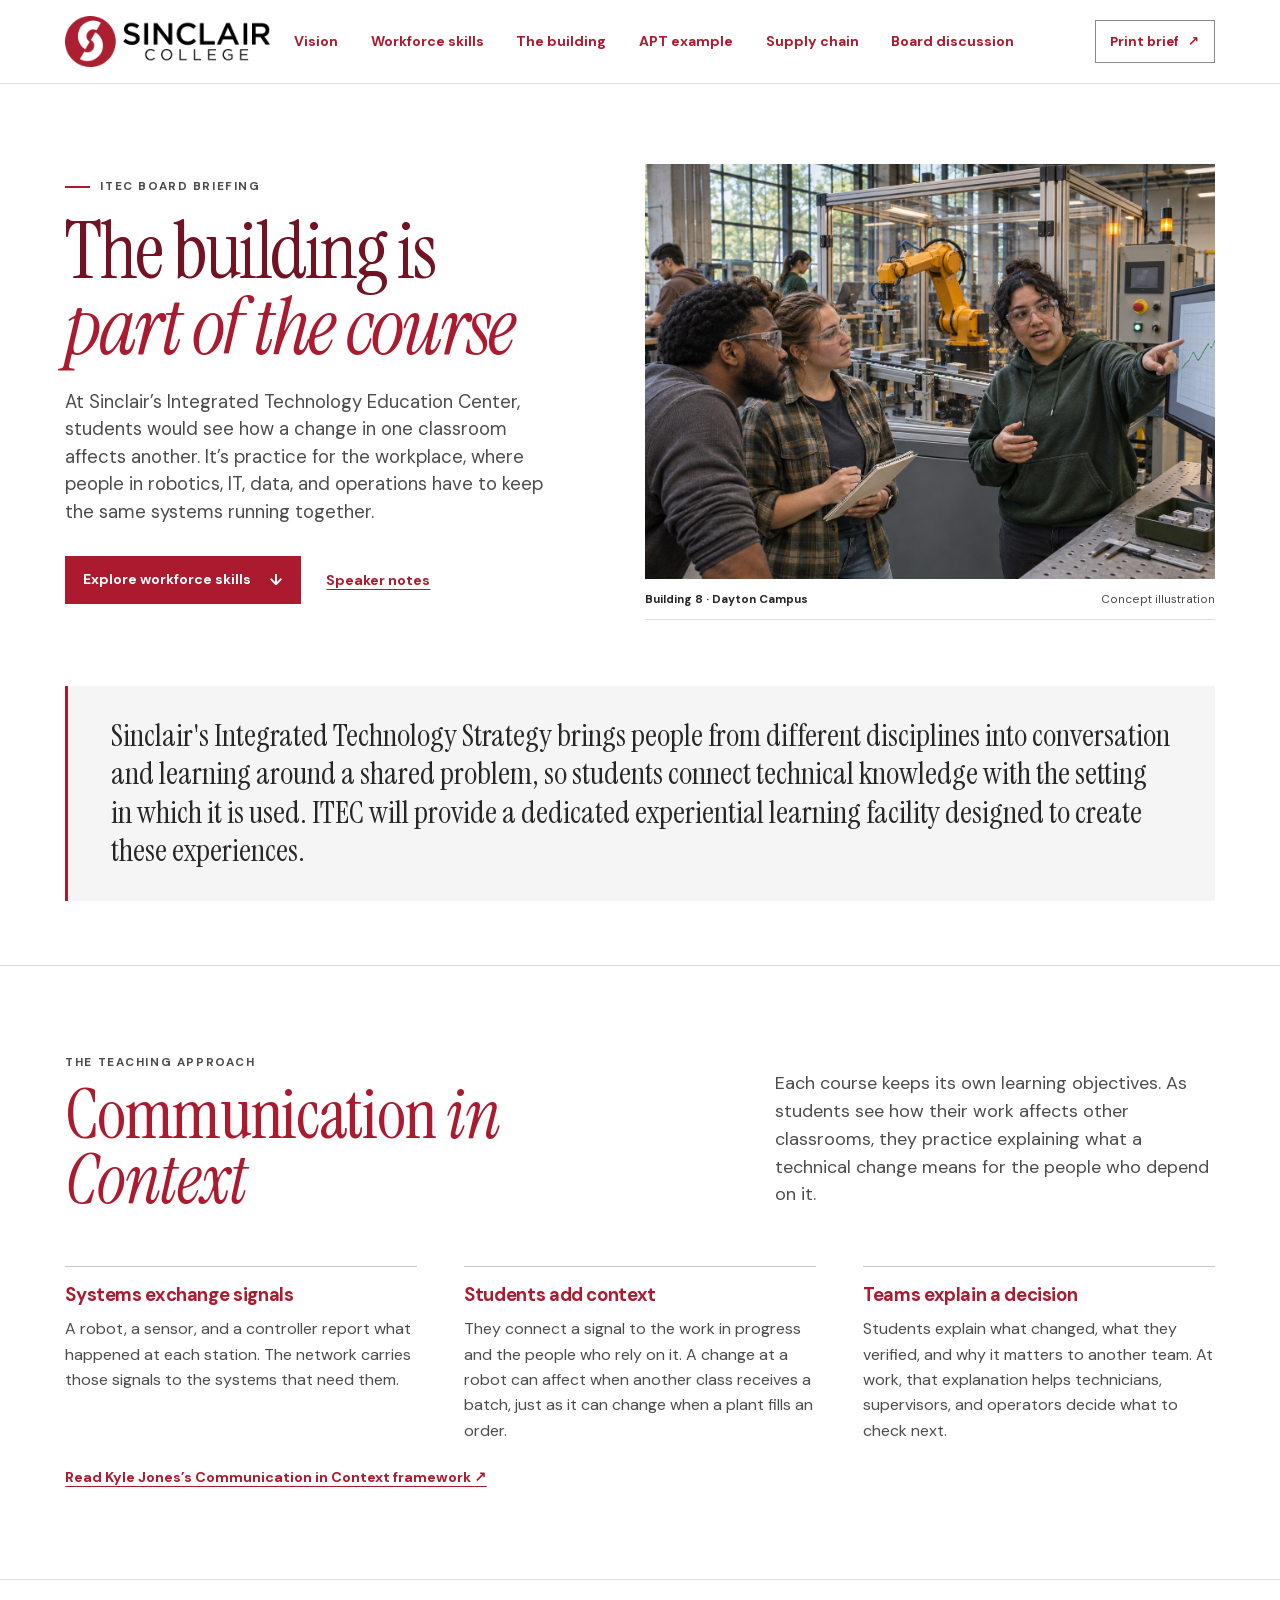
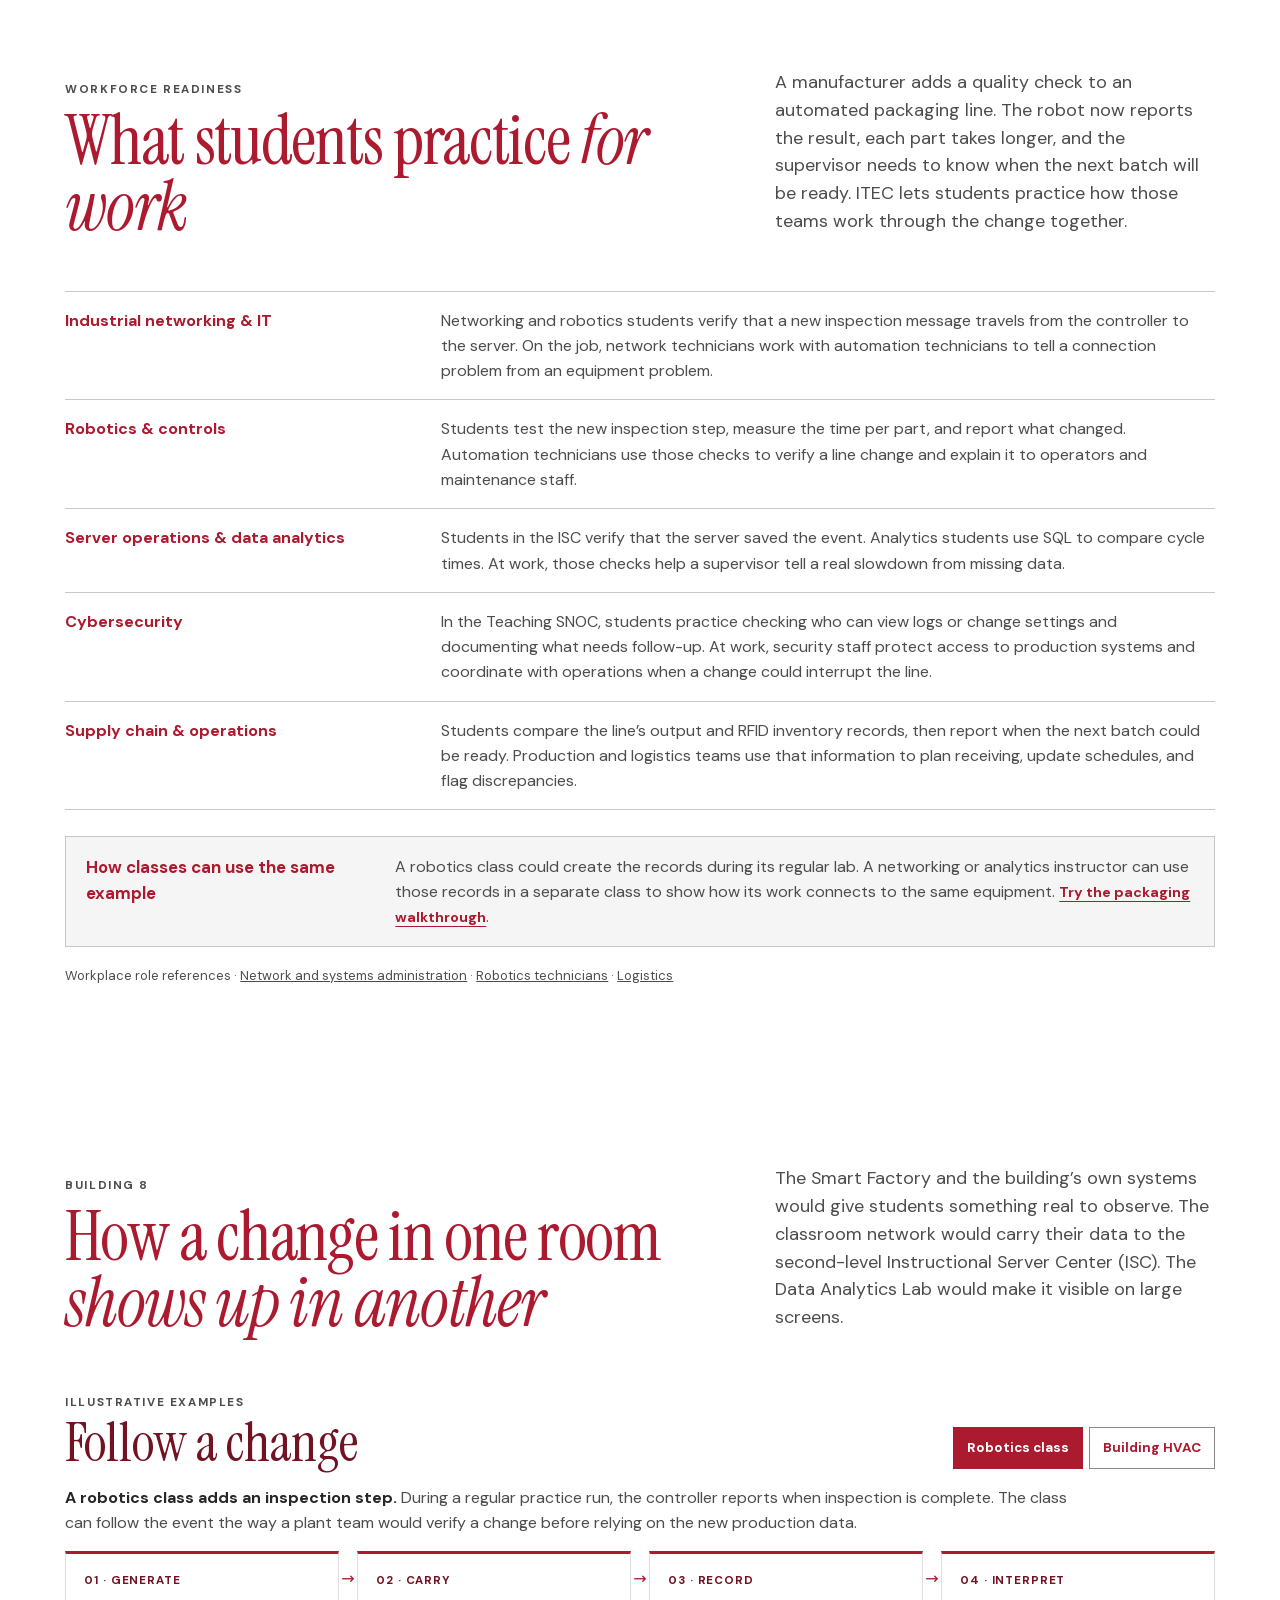
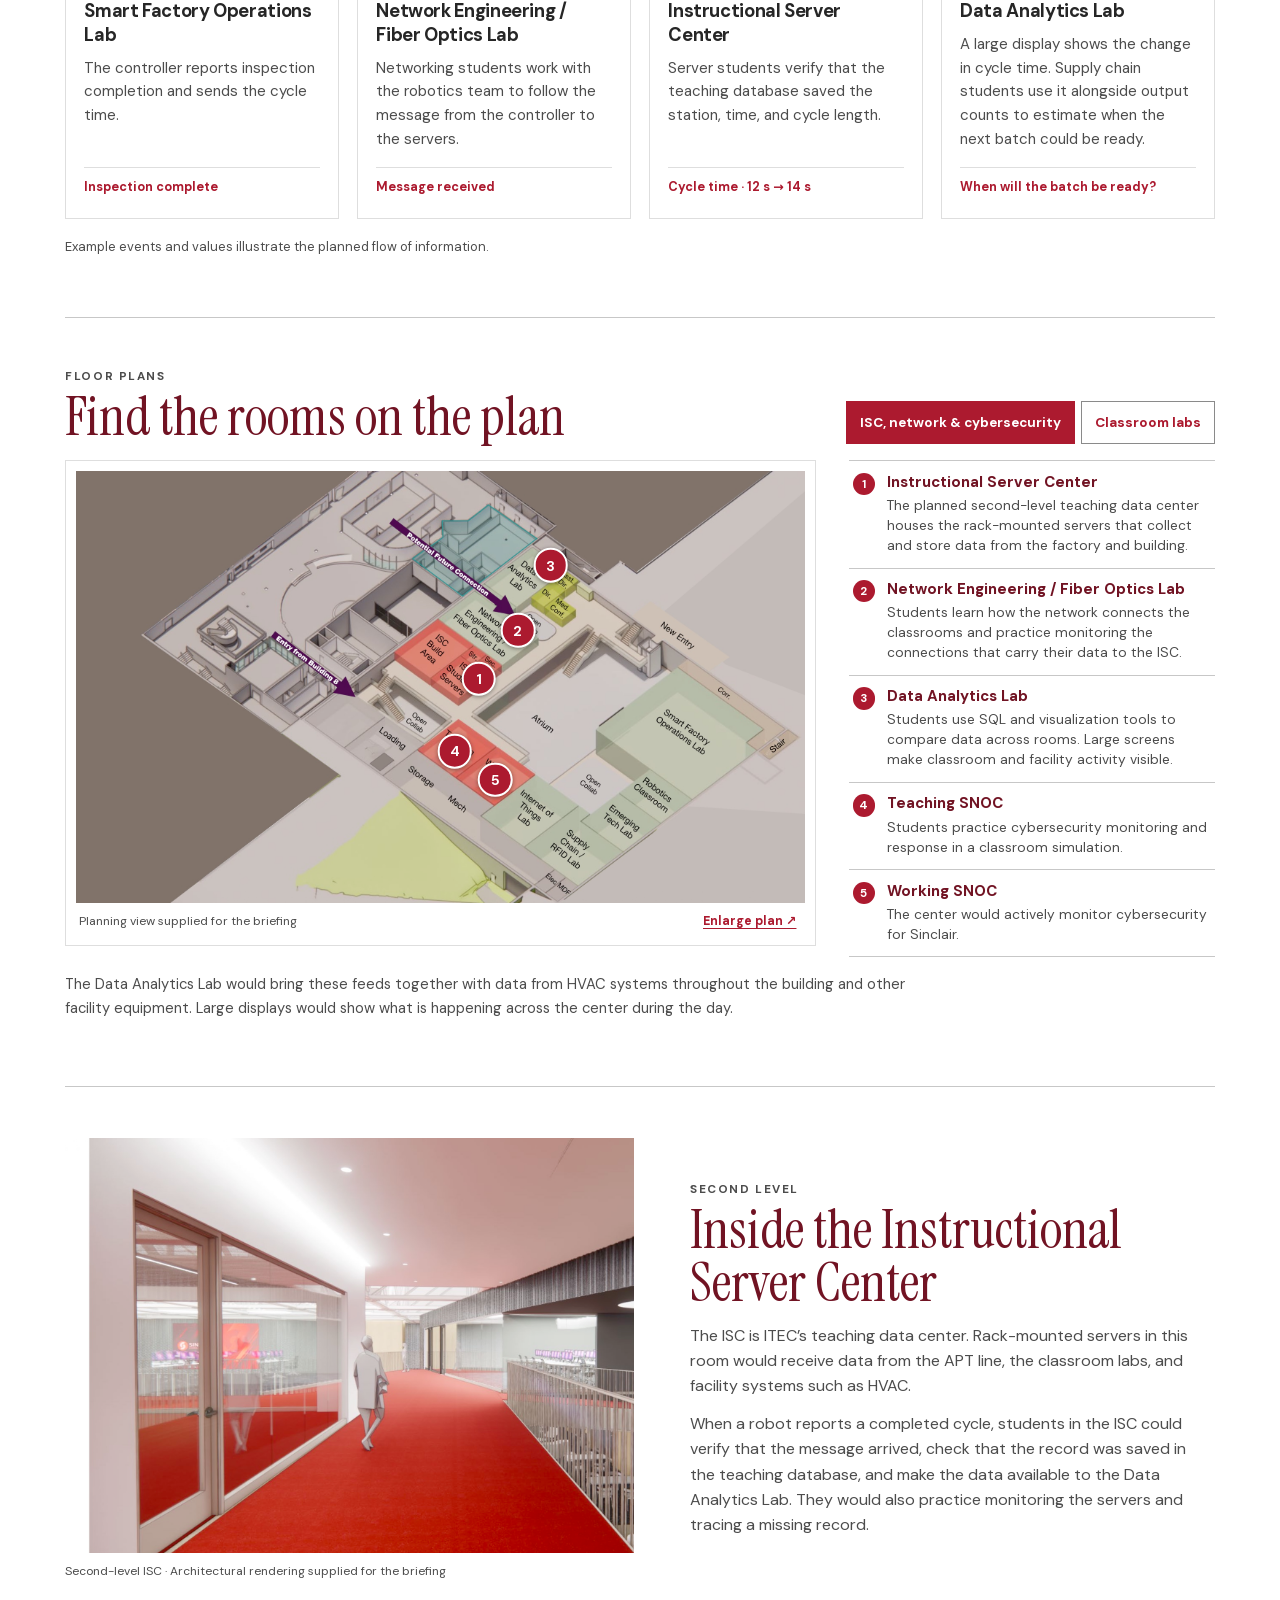
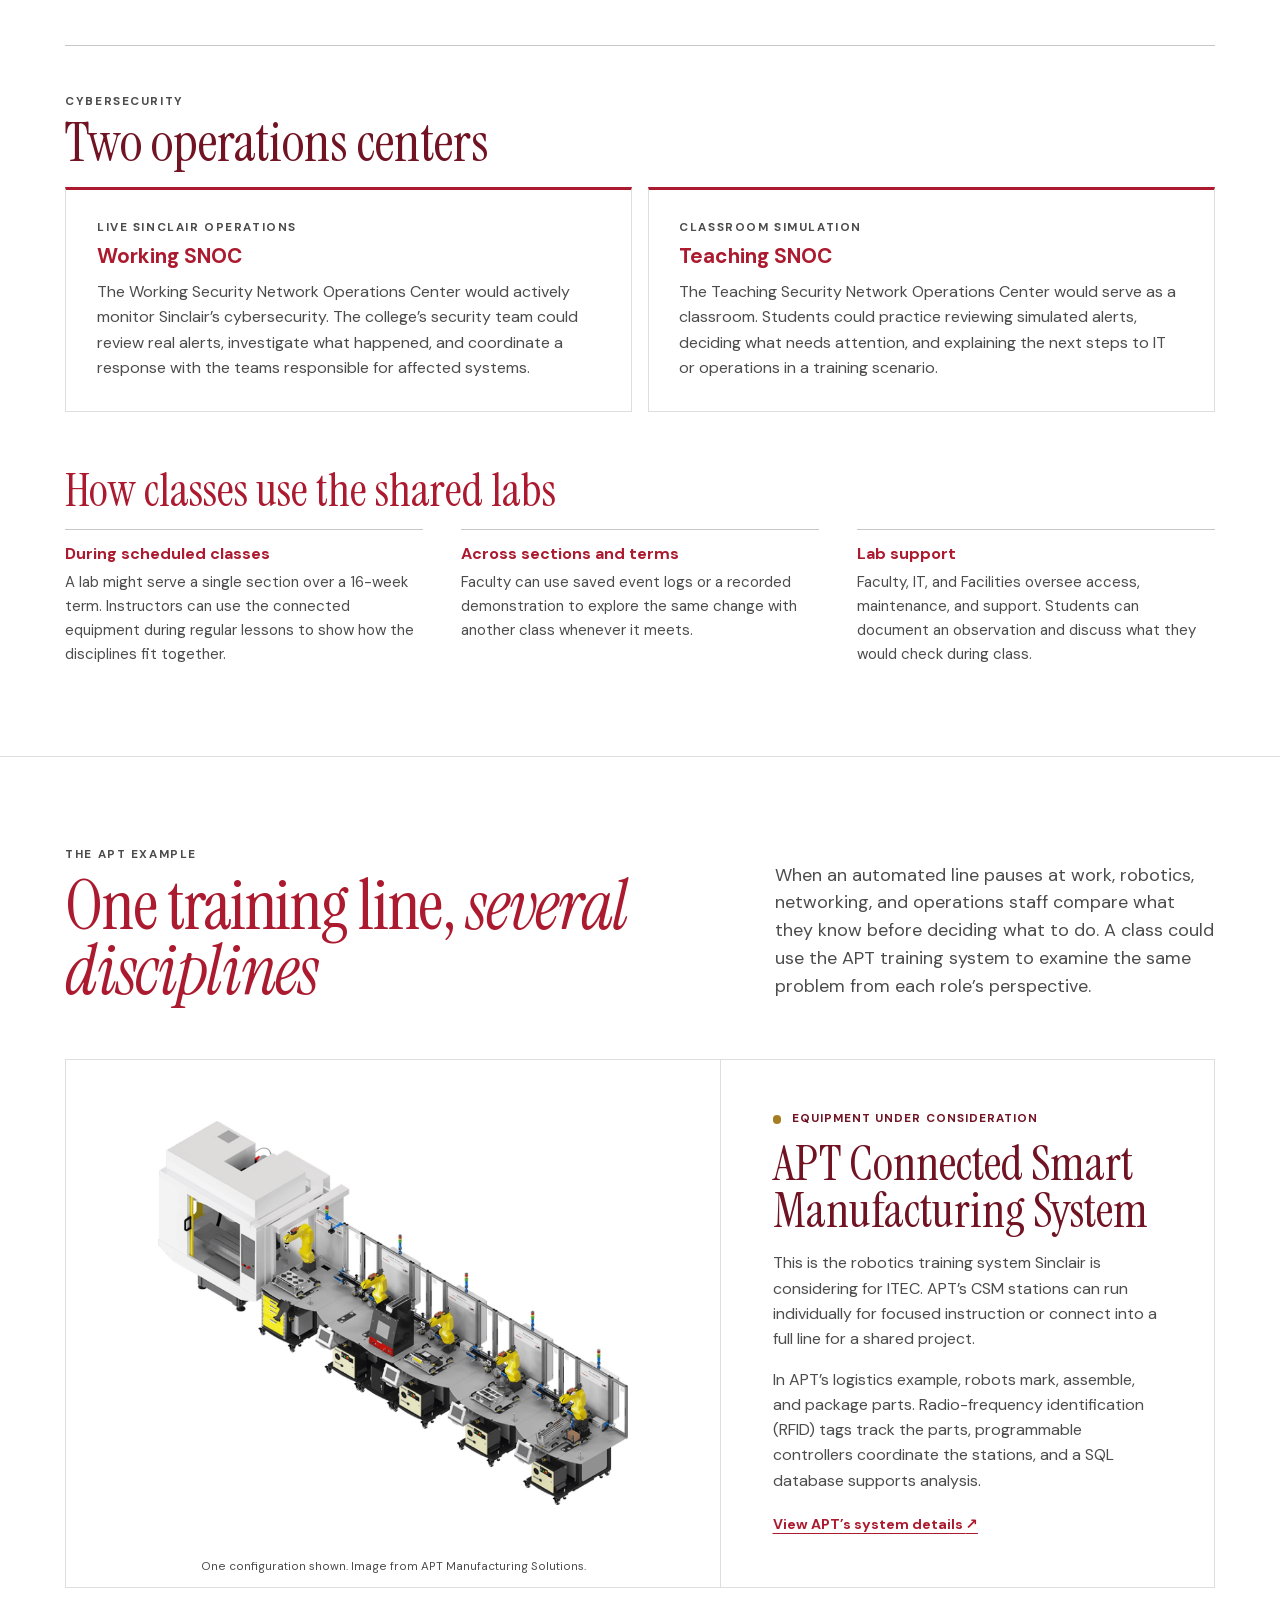
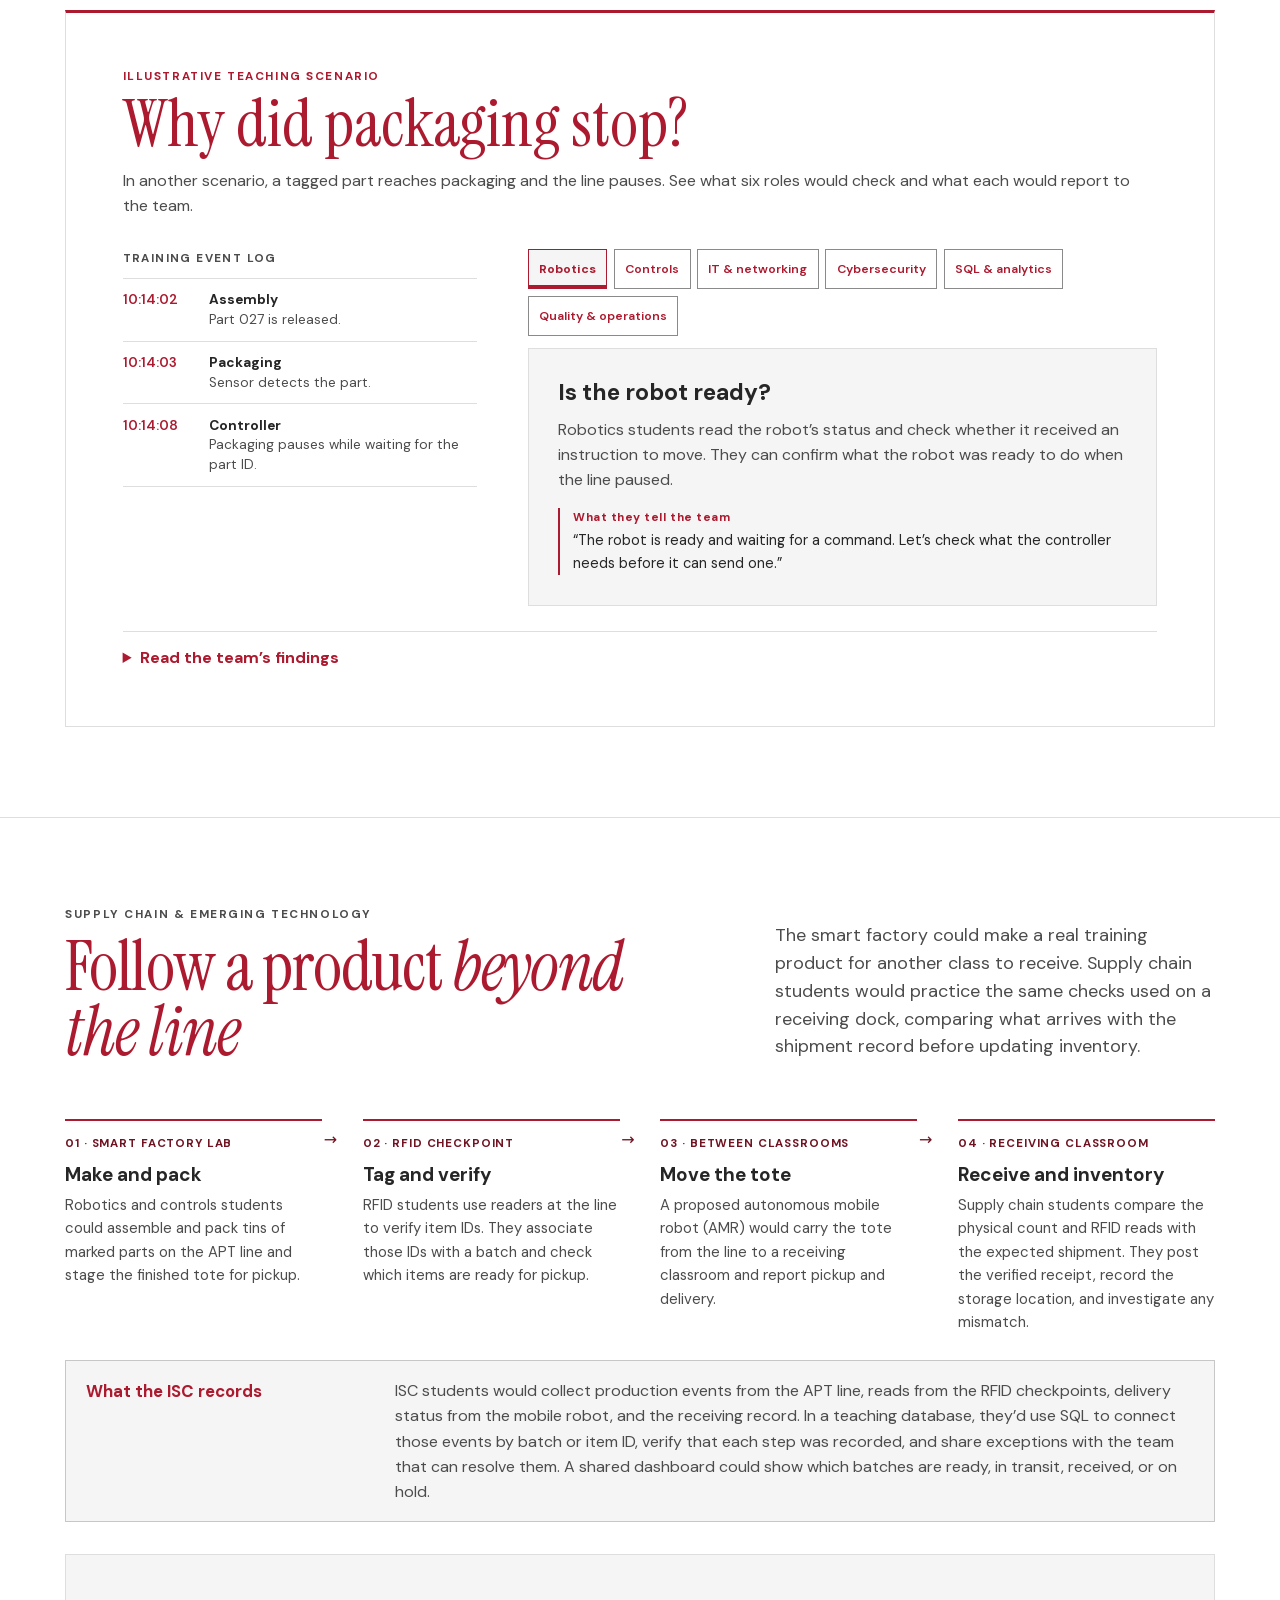
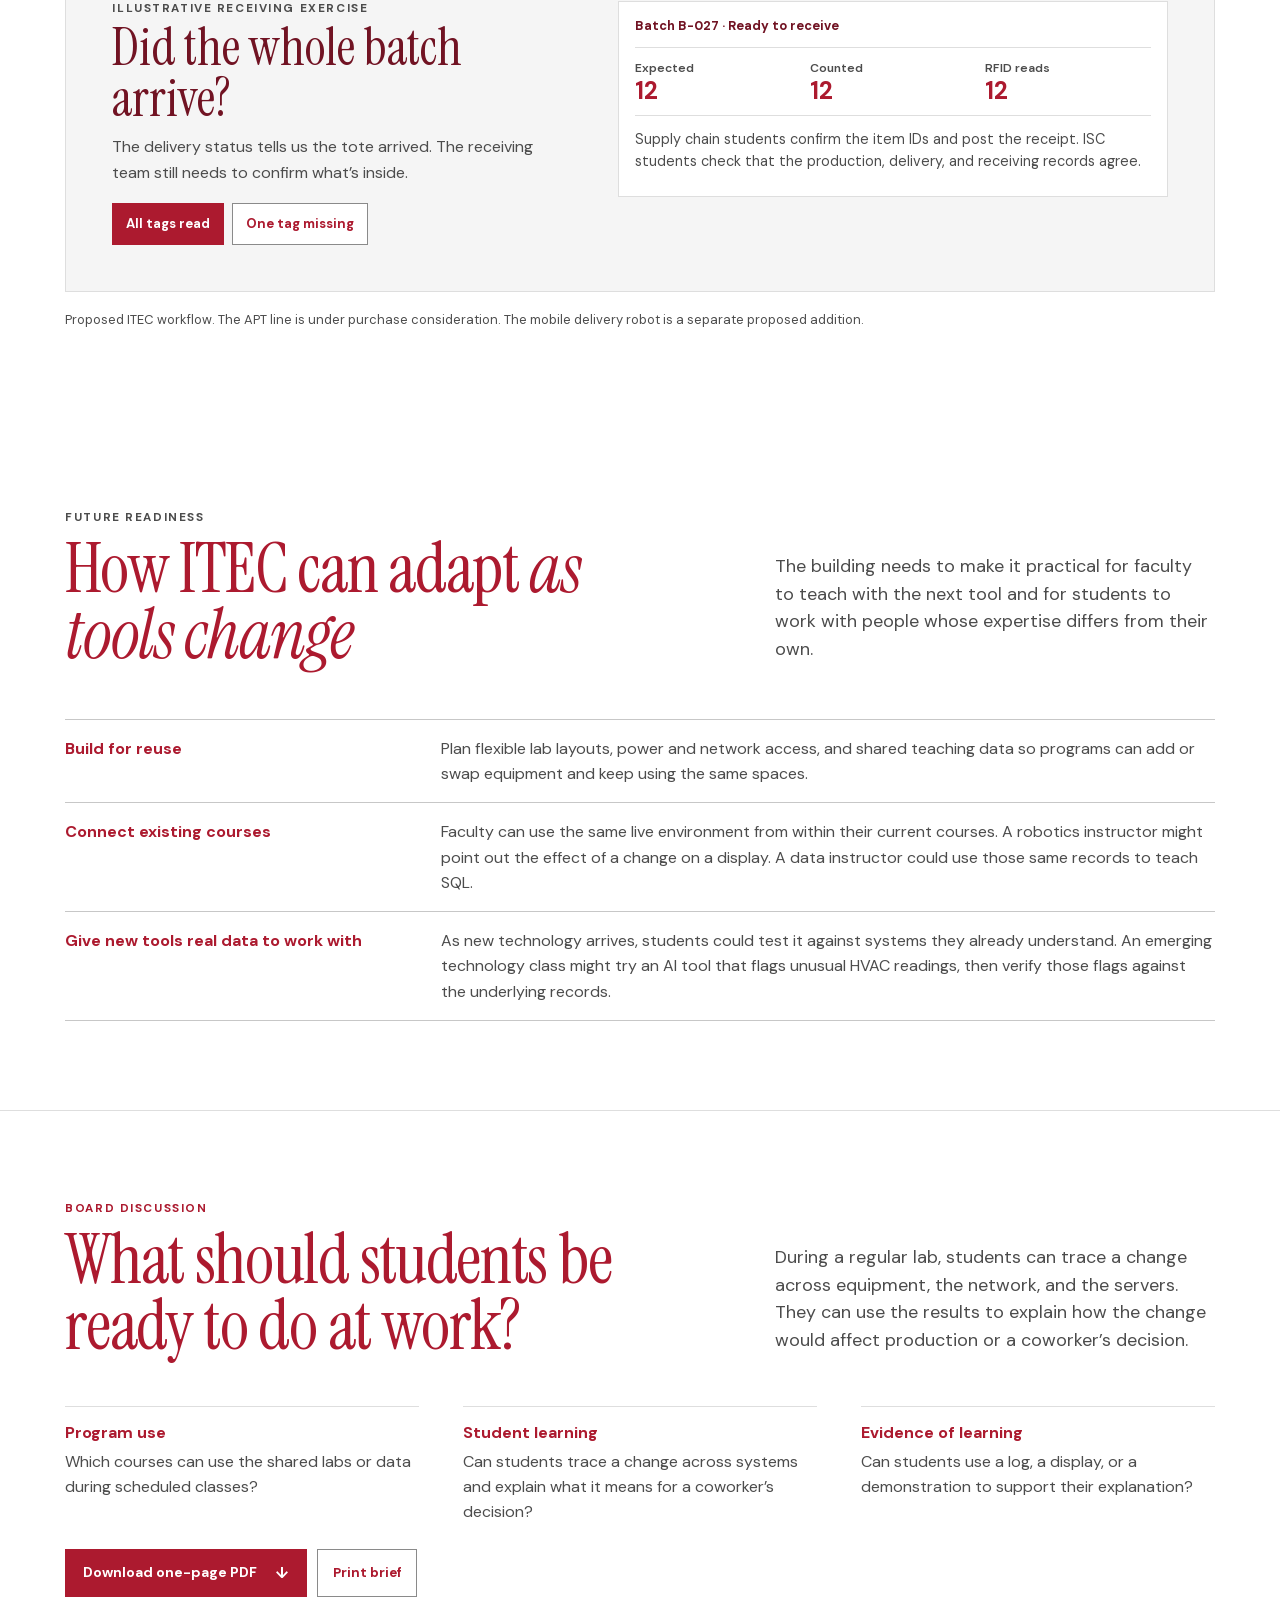
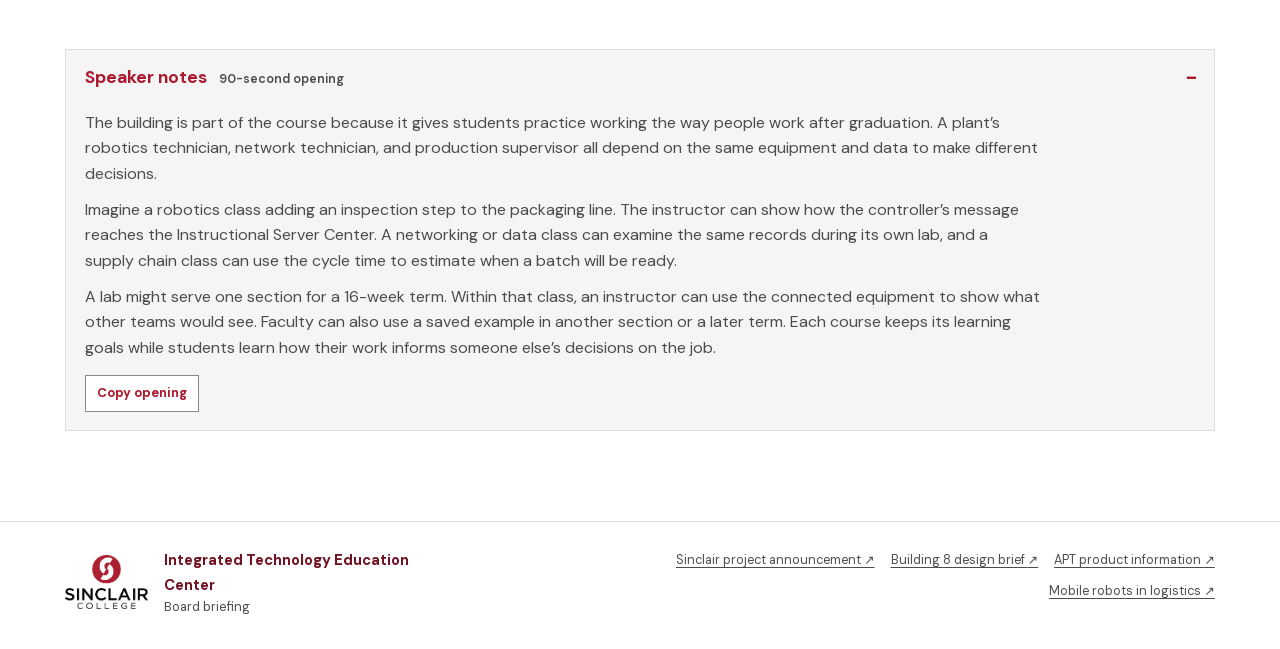
<file: index.html>
<!doctype html>
<html lang="en">
<head>
  <meta charset="utf-8">
  <meta name="viewport" content="width=device-width, initial-scale=1">
  <meta name="theme-color" content="#ffffff">
  <meta name="description" content="See how Sinclair’s Integrated Technology Education Center would prepare students to work across robotics, networking, cybersecurity, data, and production teams.">
  <meta property="og:title" content="ITEC | Board Briefing">
  <meta property="og:description" content="Follow an automated production change at Sinclair’s proposed ITEC and see how the skills students practice transfer to the workplace.">
  <meta property="og:url" content="https://itec-board-briefing.kylejones846.chatgpt.site/">
  <meta property="og:image" content="https://itec-board-briefing.kylejones846.chatgpt.site/assets/learning-lab.jpg">
  <title>ITEC | Board Briefing</title>
  <link rel="icon" href="assets/itec.png" type="image/png">
  <link rel="stylesheet" href="styles.css">
  <script src="briefing.js" defer></script>
</head>
<body>
  <a class="skip-link" href="#main">Skip to the briefing</a>
  <header class="masthead">
    <div class="wrap masthead-inner">
      <a class="wordmark" href="#main" aria-label="Sinclair College · ITEC briefing home">
        <img src="assets/sinclair-horizontal.png" width="500" height="124" alt="Sinclair College">
      </a>
      <nav class="primary-nav" aria-label="Briefing">
        <a href="#vision">Vision</a>
        <a href="#workforce">Workforce skills</a>
        <a href="#building">The building</a>
        <a href="#apt">APT example</a>
        <a href="#supply-chain">Supply chain</a>
        <a href="#board">Board discussion</a>
      </nav>
      <button class="print-button" type="button" data-print hidden>Print brief <span aria-hidden="true">↗</span></button>
    </div>
  </header>

  <main id="main">
    <section class="hero wrap" aria-labelledby="title">
      <div class="hero-copy">
        <p class="eyebrow"><span class="eyebrow-rule" aria-hidden="true"></span> ITEC board briefing</p>
        <h1 id="title">The building is<br><em>part of the course</em></h1>
        <p class="hero-intro">At Sinclair’s Integrated Technology Education Center, students would see how a change in one classroom affects another. It’s practice for the workplace, where people in robotics, IT, data, and operations have to keep the same systems running together.</p>
        <div class="hero-actions">
          <a class="button" href="#workforce">Explore workforce skills <span aria-hidden="true">↓</span></a>
          <a class="text-link" href="#speaker-notes">Speaker notes</a>
        </div>
      </div>
      <figure class="hero-image">
        <img src="assets/learning-lab.jpg" width="1500" height="1000" alt="Three students compare a chart on a monitor beside an enclosed training robot.">
        <figcaption><strong>Building 8 · Dayton Campus</strong><span>Concept illustration</span></figcaption>
      </figure>
    </section>

    <blockquote class="strategy-quote wrap" id="strategy-quote">
      <p>Sinclair's Integrated Technology Strategy brings people from different disciplines into conversation and learning around a shared problem, so students connect technical knowledge with the setting in which it is used. ITEC will provide a dedicated experiential learning facility designed to create these experiences.</p>
    </blockquote>

    <section id="vision" class="vision" aria-labelledby="vision-title">
      <div class="wrap section-pad">
        <div class="section-lead">
          <div>
            <p class="eyebrow">The teaching approach</p>
            <h2 id="vision-title">Communication <em>in Context</em></h2>
          </div>
          <p class="section-intro">Each course keeps its own learning objectives. As students see how their work affects other classrooms, they practice explaining what a technical change means for the people who depend on it.</p>
        </div>
        <div class="vision-grid">
          <article>
            <h3>Systems exchange signals</h3>
            <p>A robot, a sensor, and a controller report what happened at each station. The network carries those signals to the systems that need them.</p>
          </article>
          <article>
            <h3>Students add context</h3>
            <p>They connect a signal to the work in progress and the people who rely on it. A change at a robot can affect when another class receives a batch, just as it can change when a plant fills an order.</p>
          </article>
          <article>
            <h3>Teams explain a decision</h3>
            <p>Students explain what changed, what they verified, and why it matters to another team. At work, that explanation helps technicians, supervisors, and operators decide what to check next.</p>
          </article>
        </div>
        <p class="vision-source"><a class="text-link" href="https://thecommcontext.com/">Read Kyle Jones’s Communication in Context framework <span aria-hidden="true">↗</span></a></p>
      </div>
    </section>

    <section id="workforce" class="wrap section-pad" aria-labelledby="workforce-title">
      <div class="section-lead">
        <div>
          <p class="eyebrow">Workforce readiness</p>
          <h2 id="workforce-title">What students practice <em>for work</em></h2>
        </div>
        <p class="section-intro">A manufacturer adds a quality check to an automated packaging line. The robot now reports the result, each part takes longer, and the supervisor needs to know when the next batch will be ready. ITEC lets students practice how those teams work through the change together.</p>
      </div>

      <dl class="future-plan">
        <div>
          <dt>Industrial networking &amp; IT</dt>
          <dd>Networking and robotics students verify that a new inspection message travels from the controller to the server. On the job, network technicians work with automation technicians to tell a connection problem from an equipment problem.</dd>
        </div>
        <div>
          <dt>Robotics &amp; controls</dt>
          <dd>Students test the new inspection step, measure the time per part, and report what changed. Automation technicians use those checks to verify a line change and explain it to operators and maintenance staff.</dd>
        </div>
        <div>
          <dt>Server operations &amp; data analytics</dt>
          <dd>Students in the ISC verify that the server saved the event. Analytics students use SQL to compare cycle times. At work, those checks help a supervisor tell a real slowdown from missing data.</dd>
        </div>
        <div>
          <dt>Cybersecurity</dt>
          <dd>In the Teaching SNOC, students practice checking who can view logs or change settings and documenting what needs follow-up. At work, security staff protect access to production systems and coordinate with operations when a change could interrupt the line.</dd>
        </div>
        <div>
          <dt>Supply chain &amp; operations</dt>
          <dd>Students compare the line’s output and RFID inventory records, then report when the next batch could be ready. Production and logistics teams use that information to plan receiving, update schedules, and flag discrepancies.</dd>
        </div>
      </dl>

      <div class="data-route">
        <h3>How classes can use the same example</h3>
        <p>A robotics class could create the records during its regular lab. A networking or analytics instructor can use those records in a separate class to show how its work connects to the same equipment. <a class="text-link" href="#walkthrough">Try the packaging walkthrough</a>.</p>
      </div>
      <p class="section-note">Workplace role references · <a href="https://www.bls.gov/ooh/computer-and-information-technology/network-and-computer-systems-administrators.htm">Network and systems administration</a> · <a href="https://www.onetonline.org/link/summary/17-3024.01">Robotics technicians</a> · <a href="https://www.bls.gov/ooh/business-and-financial/logisticians.htm">Logistics</a></p>
    </section>

    <section class="building" id="building" aria-labelledby="building-title">
      <div class="wrap section-pad">
        <div class="section-lead">
          <div>
            <p class="eyebrow">Building 8</p>
            <h2 id="building-title">How a change in one room <em>shows up in another</em></h2>
          </div>
          <p class="section-intro">The Smart Factory and the building’s own systems would give students something real to observe. The classroom network would carry their data to the second-level Instructional Server Center (ISC). The Data Analytics Lab would make it visible on large screens.</p>
        </div>

        <div class="signal-trace" data-tabs id="follow-a-change">
          <div class="signal-heading">
            <div>
              <p class="eyebrow">Illustrative examples</p>
              <h3>Follow a change</h3>
            </div>
            <div class="segmented" data-tab-list aria-label="Change to follow" hidden>
              <button type="button" id="tab-trace-robot" data-panel="trace-robot">Robotics class</button>
              <button type="button" id="tab-trace-hvac" data-panel="trace-hvac">Building HVAC</button>
            </div>
          </div>

          <div class="trace-panel" id="trace-robot">
            <p class="trace-summary"><strong>A robotics class adds an inspection step.</strong> During a regular practice run, the controller reports when inspection is complete. The class can follow the event the way a plant team would verify a change before relying on the new production data.</p>
            <ol class="building-flow">
              <li>
                <span class="flow-step">01 · Generate</span>
                <h4>Smart Factory Operations Lab</h4>
                <p>The controller reports inspection completion and sends the cycle time.</p>
                <span class="trace-result">Inspection complete</span>
              </li>
              <li>
                <span class="flow-step">02 · Carry</span>
                <h4>Network Engineering / Fiber Optics Lab</h4>
                <p>Networking students work with the robotics team to follow the message from the controller to the servers.</p>
                <span class="trace-result">Message received</span>
              </li>
              <li>
                <span class="flow-step">03 · Record</span>
                <h4>Instructional Server Center</h4>
                <p>Server students verify that the teaching database saved the station, time, and cycle length.</p>
                <span class="trace-result">Cycle time · 12 s → 14 s</span>
              </li>
              <li>
                <span class="flow-step">04 · Interpret</span>
                <h4>Data Analytics Lab</h4>
                <p>A large display shows the change in cycle time. Supply chain students use it alongside output counts to estimate when the next batch could be ready.</p>
                <span class="trace-result">When will the batch be ready?</span>
              </li>
            </ol>
          </div>

          <div class="trace-panel" id="trace-hvac">
            <p class="trace-summary"><strong>The building starts a scheduled ventilation cycle.</strong> Its heating, ventilation, and air conditioning (HVAC) equipment reports that a fan has started. Students can compare that event with the temperature trend.</p>
            <ol class="building-flow">
              <li>
                <span class="flow-step">01 · Generate</span>
                <h4>Building HVAC systems</h4>
                <p>The facility reports fan status and temperature readings from across the building.</p>
                <span class="trace-result">Fan starts at 9:00 a.m.</span>
              </li>
              <li>
                <span class="flow-step">02 · Carry</span>
                <h4>Network Engineering / Fiber Optics Lab</h4>
                <p>The classroom network makes a read-only feed of facility readings available to the instructional servers.</p>
                <span class="trace-result">Status and readings received</span>
              </li>
              <li>
                <span class="flow-step">03 · Record</span>
                <h4>Instructional Server Center</h4>
                <p>Servers store the fan event and temperature readings so students can compare them by time and location.</p>
                <span class="trace-result">Time and zone recorded</span>
              </li>
              <li>
                <span class="flow-step">04 · Interpret</span>
                <h4>Data Analytics Lab</h4>
                <p>A large display puts the fan event beside the temperature trend. Students can explain what they would ask Facilities to check.</p>
                <span class="trace-result">What changed after startup?</span>
              </li>
            </ol>
          </div>
          <p class="section-note">Example events and values illustrate the planned flow of information.</p>
        </div>

        <div class="plan-explorer" data-tabs id="floor-plans">
          <div class="plan-heading">
            <div>
              <p class="eyebrow">Floor plans</p>
              <h3>Find the rooms on the plan</h3>
            </div>
            <div class="segmented" data-tab-list aria-label="Floor plan view" hidden>
              <button type="button" id="tab-plan-infrastructure" data-panel="plan-infrastructure">ISC, network &amp; cybersecurity</button>
              <button type="button" id="tab-plan-classrooms" data-panel="plan-classrooms">Classroom labs</button>
            </div>
          </div>

          <div class="plan-view" id="plan-infrastructure" data-plan-title="ISC, network &amp; cybersecurity floor plan">
            <figure class="plan-figure">
              <div class="plan-map">
                <img src="assets/itec-plan-isc.jpg" width="2000" height="1183" loading="lazy" alt="Building 8 planning view showing the Instructional Server Center beside the Network Engineering / Fiber Optics Lab, with the Data Analytics Lab farther along the same side of the atrium and the Teaching and Working SNOCs across it.">
                <a class="plan-pin" hidden style="--x: 55.2%; --y: 48.1%" href="#plan-isc" aria-label="1. Instructional Server Center">1</a>
                <a class="plan-pin" hidden style="--x: 60.6%; --y: 36.9%" href="#plan-network" aria-label="2. Network Engineering and Fiber Optics Lab">2</a>
                <a class="plan-pin" hidden style="--x: 65.1%; --y: 21.8%" href="#plan-analytics" aria-label="3. Data Analytics Lab">3</a>
                <a class="plan-pin" hidden style="--x: 51.9%; --y: 64.9%" href="#plan-teaching-snoc" aria-label="4. Teaching SNOC">4</a>
                <a class="plan-pin" hidden style="--x: 57.5%; --y: 71.5%" href="#plan-working-snoc" aria-label="5. Working SNOC">5</a>
              </div>
              <figcaption><span>Planning view supplied for the briefing</span><button type="button" class="plan-enlarge" data-enlarge-plan hidden>Enlarge plan <span aria-hidden="true">↗</span></button></figcaption>
            </figure>
            <ol class="plan-rooms">
              <li id="plan-isc"><span class="plan-number" aria-hidden="true">1</span><div><h4>Instructional Server Center</h4><p>The planned second-level teaching data center houses the rack-mounted servers that collect and store data from the factory and building.</p></div></li>
              <li id="plan-network"><span class="plan-number" aria-hidden="true">2</span><div><h4>Network Engineering / Fiber Optics Lab</h4><p>Students learn how the network connects the classrooms and practice monitoring the connections that carry their data to the ISC.</p></div></li>
              <li id="plan-analytics"><span class="plan-number" aria-hidden="true">3</span><div><h4>Data Analytics Lab</h4><p>Students use SQL and visualization tools to compare data across rooms. Large screens make classroom and facility activity visible.</p></div></li>
              <li id="plan-teaching-snoc"><span class="plan-number" aria-hidden="true">4</span><div><h4>Teaching SNOC</h4><p>Students practice cybersecurity monitoring and response in a classroom simulation.</p></div></li>
              <li id="plan-working-snoc"><span class="plan-number" aria-hidden="true">5</span><div><h4>Working SNOC</h4><p>The center would actively monitor cybersecurity for Sinclair.</p></div></li>
            </ol>
          </div>

          <div class="plan-view" id="plan-classrooms" data-plan-title="Classroom labs floor plan">
            <figure class="plan-figure">
              <div class="plan-map">
                <img src="assets/itec-plan-classrooms.jpg" width="2000" height="1206" loading="lazy" alt="Building 8 planning view showing the Smart Factory Operations Lab, Robotics Classroom, Emerging Tech Lab, Supply Chain / RFID Lab, and Internet of Things Lab around the atrium.">
                <a class="plan-pin" hidden style="--x: 84.8%; --y: 54.1%" href="#plan-factory" aria-label="1. Smart Factory Operations Lab">1</a>
                <a class="plan-pin" hidden style="--x: 80.2%; --y: 72.2%" href="#plan-robotics" aria-label="2. Robotics Classroom">2</a>
                <a class="plan-pin" hidden style="--x: 75.6%; --y: 78.7%" href="#plan-emerging" aria-label="3. Emerging Tech Lab">3</a>
                <a class="plan-pin" hidden style="--x: 69.7%; --y: 85.3%" href="#plan-supply" aria-label="4. Supply Chain and RFID Lab">4</a>
                <a class="plan-pin" hidden style="--x: 61.9%; --y: 76.1%" href="#plan-iot" aria-label="5. Internet of Things Lab">5</a>
              </div>
              <figcaption><span>Planning view supplied for the briefing</span><button type="button" class="plan-enlarge" data-enlarge-plan hidden>Enlarge plan <span aria-hidden="true">↗</span></button></figcaption>
            </figure>
            <ol class="plan-rooms">
              <li id="plan-factory"><span class="plan-number" aria-hidden="true">1</span><div><h4>Smart Factory Operations Lab</h4><p>The proposed APT line would generate production counts, machine status, and cycle times.</p></div></li>
              <li id="plan-robotics"><span class="plan-number" aria-hidden="true">2</span><div><h4>Robotics Classroom</h4><p>Students program and test robot behavior, then compare the events their changes produce.</p></div></li>
              <li id="plan-emerging"><span class="plan-number" aria-hidden="true">3</span><div><h4>Emerging Tech Lab</h4><p>Students could test a new tool or simulation against records from the existing workflow.</p></div></li>
              <li id="plan-supply"><span class="plan-number" aria-hidden="true">4</span><div><h4>Supply Chain / RFID Lab</h4><p>Students track product IDs, receive finished goods, and reconcile inventory.</p></div></li>
              <li id="plan-iot"><span class="plan-number" aria-hidden="true">5</span><div><h4>Internet of Things Lab</h4><p>Students work with connected sensors and compare equipment readings with production or facility data.</p></div></li>
            </ol>
          </div>
          <p class="plan-note">The Data Analytics Lab would bring these feeds together with data from HVAC systems throughout the building and other facility equipment. Large displays would show what is happening across the center during the day.</p>
        </div>

        <div class="isc-feature" id="isc">
          <figure class="isc-image">
            <img src="assets/itec-isc-rendering.jpg" width="1578" height="1264" loading="lazy" alt="Architectural rendering of a glass-fronted room along the second-level walkway at the planned Instructional Server Center.">
            <figcaption>Second-level ISC · Architectural rendering supplied for the briefing</figcaption>
          </figure>
          <div class="isc-copy">
            <p class="eyebrow">Second level</p>
            <h3>Inside the Instructional Server Center</h3>
            <p>The ISC is ITEC’s teaching data center. Rack-mounted servers in this room would receive data from the APT line, the classroom labs, and facility systems such as HVAC.</p>
            <p>When a robot reports a completed cycle, students in the ISC could verify that the message arrived, check that the record was saved in the teaching database, and make the data available to the Data Analytics Lab. They would also practice monitoring the servers and tracing a missing record.</p>
          </div>
        </div>

        <div class="cyber-centers" id="cybersecurity" aria-labelledby="cyber-title">
          <div class="signal-heading">
            <div>
              <p class="eyebrow">Cybersecurity</p>
              <h3 id="cyber-title">Two operations centers</h3>
            </div>
          </div>
          <div class="cyber-grid">
            <article>
              <p class="eyebrow">Live Sinclair operations</p>
              <h4>Working SNOC</h4>
              <p>The Working Security Network Operations Center would actively monitor Sinclair’s cybersecurity. The college’s security team could review real alerts, investigate what happened, and coordinate a response with the teams responsible for affected systems.</p>
            </article>
            <article>
              <p class="eyebrow">Classroom simulation</p>
              <h4>Teaching SNOC</h4>
              <p>The Teaching Security Network Operations Center would serve as a classroom. Students could practice reviewing simulated alerts, deciding what needs attention, and explaining the next steps to IT or operations in a training scenario.</p>
            </article>
          </div>
        </div>

        <div class="operations">
          <h3>How classes use the shared labs</h3>
          <dl class="operations-grid">
            <div><dt>During scheduled classes</dt><dd>A lab might serve a single section over a 16-week term. Instructors can use the connected equipment during regular lessons to show how the disciplines fit together.</dd></div>
            <div><dt>Across sections and terms</dt><dd>Faculty can use saved event logs or a recorded demonstration to explore the same change with another class whenever it meets.</dd></div>
            <div><dt>Lab support</dt><dd>Faculty, IT, and Facilities oversee access, maintenance, and support. Students can document an observation and discuss what they would check during class.</dd></div>
          </dl>
        </div>
      </div>
    </section>

    <section id="apt" class="wrap section-pad apt-section" aria-labelledby="apt-title">
      <div class="section-lead">
        <div>
          <p class="eyebrow">The APT example</p>
          <h2 id="apt-title">One training line, <em>several disciplines</em></h2>
        </div>
        <p class="section-intro">When an automated line pauses at work, robotics, networking, and operations staff compare what they know before deciding what to do. A class could use the APT training system to examine the same problem from each role’s perspective.</p>
      </div>

      <div class="equipment">
        <figure class="equipment-image">
          <img src="assets/apt-csm.jpg" width="1500" height="1226" loading="lazy" alt="APT’s modular CSM training line with multiple FANUC robot stations and operator displays.">
          <figcaption>One configuration shown. Image from APT Manufacturing Solutions.</figcaption>
        </figure>
        <div class="equipment-copy">
          <p class="eyebrow status"><span aria-hidden="true"></span> Equipment under consideration</p>
          <h3>APT Connected Smart Manufacturing System</h3>
          <p>This is the robotics training system Sinclair is considering for ITEC. APT’s CSM stations can run individually for focused instruction or connect into a full line for a shared project.</p>
          <p>In APT’s logistics example, robots mark, assemble, and package parts. Radio-frequency identification (RFID) tags track the parts, programmable controllers coordinate the stations, and a SQL database supports analysis.</p>
          <a class="text-link" href="https://aptmfg.com/products/csm/">View APT’s system details <span aria-hidden="true">↗</span></a>
        </div>
      </div>

      <div class="scenario" id="walkthrough" data-tabs>
        <div class="scenario-heading">
          <p class="eyebrow">Illustrative teaching scenario</p>
          <h3>Why did packaging stop?</h3>
          <p>In another scenario, a tagged part reaches packaging and the line pauses. See what six roles would check and what each would report to the team.</p>
        </div>

        <div class="scenario-grid">
          <div class="timeline" aria-labelledby="timeline-title">
            <h4 id="timeline-title">Training event log</h4>
            <ol>
              <li><time>10:14:02</time><div><strong>Assembly</strong><span>Part 027 is released.</span></div></li>
              <li><time>10:14:03</time><div><strong>Packaging</strong><span>Sensor detects the part.</span></div></li>
              <li><time>10:14:08</time><div><strong>Controller</strong><span>Packaging pauses while waiting for the part ID.</span></div></li>
            </ol>
          </div>

          <div class="roles">
            <div class="role-tabs" data-tab-list aria-label="Student disciplines" hidden>
              <button type="button" id="tab-robotics" data-panel="role-robotics">Robotics</button>
              <button type="button" id="tab-controls" data-panel="role-controls">Controls</button>
              <button type="button" id="tab-it" data-panel="role-it">IT &amp; networking</button>
              <button type="button" id="tab-cyber" data-panel="role-cyber">Cybersecurity</button>
              <button type="button" id="tab-data" data-panel="role-data">SQL &amp; analytics</button>
              <button type="button" id="tab-operations" data-panel="role-operations">Quality &amp; operations</button>
            </div>

            <article class="role-panel" id="role-robotics">
              <h4>Is the robot ready?</h4>
              <p>Robotics students read the robot’s status and check whether it received an instruction to move. They can confirm what the robot was ready to do when the line paused.</p>
              <p class="handoff"><strong>What they tell the team</strong> “The robot is ready and waiting for a command. Let’s check what the controller needs before it can send one.”</p>
            </article>

            <article class="role-panel" id="role-controls">
              <h4>What is the controller waiting for?</h4>
              <p>Industrial controls students trace the sequence in the programmable logic controller (PLC). The sensor detected a part, and the controller is waiting for a valid ID from the tag reader.</p>
              <p class="handoff"><strong>What they tell the team</strong> “Packaging detected the part. The next step requires an ID, and the controller is still waiting for it.”</p>
            </article>

            <article class="role-panel" id="role-it">
              <h4>Did the station receive the message?</h4>
              <p>Networking students confirm the station stayed online during the pause. They work with controls students to check whether the tag reader’s message reached the controller. On a plant floor, those checks help determine which team should investigate next.</p>
              <p class="handoff"><strong>What they tell the team</strong> “The station stayed connected. We still need to verify whether the reader sent a valid ID.”</p>
            </article>

            <article class="role-panel" id="role-cyber">
              <h4>Can everyone see the evidence safely?</h4>
              <p>In the proposed ITEC exercise, cybersecurity students verify that the team can read the training logs and that only designated operators can change machine settings. The Teaching SNOC could use a simulated version of the event to practice explaining a finding to another team.</p>
              <p class="handoff"><strong>What they tell the team</strong> “Everyone investigating the pause can see the logs. Let’s route any change to the designated operator and record it.”</p>
            </article>

            <article class="role-panel" id="role-data">
              <h4>Can the event records tell us what happened?</h4>
              <p>Data students use SQL to query the training database. They line up the last confirmed record for part 027 with the next station’s timestamp and check for the missing identification event.</p>
              <p class="handoff"><strong>What they tell the team</strong> “The timestamps suggest part 027 reached packaging at 10:14:03. We still need the ID confirmation to be sure.”</p>
            </article>

            <article class="role-panel" id="role-operations">
              <h4>What should the team do next?</h4>
              <p>Quality and operations students account for the affected part and decide what evidence they need before it can move forward. They explain their reasoning to the instructor or class.</p>
              <p class="handoff"><strong>What they tell the team</strong> “Keep part 027 on hold. We need a supervised test that shows the ID is recorded before we release it.”</p>
            </article>
          </div>
        </div>

        <details class="team-brief">
          <summary>Read the team’s findings</summary>
          <p>“Packaging paused while waiting for a valid ID. The sequence points to part 027. The robot was ready and the station stayed connected. Our next step is to check whether the tag reader’s message reached the controller and record the result of a supervised test before releasing the part.”</p>
        </details>
      </div>
    </section>

    <section id="supply-chain" class="supply-chain" aria-labelledby="supply-title">
      <div class="wrap section-pad">
        <div class="section-lead">
          <div>
            <p class="eyebrow">Supply chain &amp; emerging technology</p>
            <h2 id="supply-title">Follow a product <em>beyond the line</em></h2>
          </div>
          <p class="section-intro">The smart factory could make a real training product for another class to receive. Supply chain students would practice the same checks used on a receiving dock, comparing what arrives with the shipment record before updating inventory.</p>
        </div>

        <ol class="shipment-flow" aria-label="Physical movement of the finished product">
          <li>
            <span class="flow-step">01 · Smart factory lab</span>
            <h3>Make and pack</h3>
            <p>Robotics and controls students could assemble and pack tins of marked parts on the APT line and stage the finished tote for pickup.</p>
          </li>
          <li>
            <span class="flow-step">02 · RFID checkpoint</span>
            <h3>Tag and verify</h3>
            <p>RFID students use readers at the line to verify item IDs. They associate those IDs with a batch and check which items are ready for pickup.</p>
          </li>
          <li>
            <span class="flow-step">03 · Between classrooms</span>
            <h3>Move the tote</h3>
            <p>A proposed autonomous mobile robot (AMR) would carry the tote from the line to a receiving classroom and report pickup and delivery.</p>
          </li>
          <li>
            <span class="flow-step">04 · Receiving classroom</span>
            <h3>Receive and inventory</h3>
            <p>Supply chain students compare the physical count and RFID reads with the expected shipment. They post the verified receipt, record the storage location, and investigate any mismatch.</p>
          </li>
        </ol>

        <div class="data-route">
          <h3>What the ISC records</h3>
          <p>ISC students would collect production events from the APT line, reads from the RFID checkpoints, delivery status from the mobile robot, and the receiving record. In a teaching database, they’d use SQL to connect those events by batch or item ID, verify that each step was recorded, and share exceptions with the team that can resolve them. A shared dashboard could show which batches are ready, in transit, received, or on hold.</p>
        </div>

        <div class="receipt-demo">
          <div class="receipt-intro">
            <p class="eyebrow">Illustrative receiving exercise</p>
            <h3>Did the whole batch arrive?</h3>
            <p>The delivery status tells us the tote arrived. The receiving team still needs to confirm what’s inside.</p>
            <div class="receipt-toggle" data-receipt-toggle role="group" aria-label="Receiving outcome" hidden>
              <button type="button" data-receipt-mode="matched" aria-pressed="true">All tags read</button>
              <button type="button" data-receipt-mode="exception" aria-pressed="false">One tag missing</button>
            </div>
          </div>
          <div class="receipt-evidence" data-receipt-evidence aria-live="polite">
            <div class="receipt-panel" data-receipt-panel="matched">
              <p class="receipt-status">Batch B-027 · Ready to receive</p>
              <dl class="receipt-counts">
                <div><dt>Expected</dt><dd>12</dd></div>
                <div><dt>Counted</dt><dd>12</dd></div>
                <div><dt>RFID reads</dt><dd>12</dd></div>
              </dl>
              <p>Supply chain students confirm the item IDs and post the receipt. ISC students check that the production, delivery, and receiving records agree.</p>
            </div>
            <div class="receipt-panel" data-receipt-panel="exception">
              <p class="receipt-status">Batch B-027 · Receipt on hold</p>
              <dl class="receipt-counts">
                <div><dt>Expected</dt><dd>12</dd></div>
                <div><dt>Counted</dt><dd>12</dd></div>
                <div><dt>RFID reads</dt><dd>11</dd></div>
              </dl>
              <p>The tote contains all 12 items, but one ID didn’t register at receiving. Supply chain holds the receipt, RFID students recheck the tag, and ISC students use the earlier reads to trace the missing ID.</p>
            </div>
          </div>
        </div>
        <p class="section-note">Proposed ITEC workflow. The APT line is under purchase consideration. The mobile delivery robot is a separate proposed addition.</p>
      </div>
    </section>

    <section class="wrap section-pad future" aria-labelledby="future-title">
      <div class="section-lead">
        <div>
          <p class="eyebrow">Future readiness</p>
          <h2 id="future-title">How ITEC can adapt <em>as tools change</em></h2>
        </div>
        <p class="section-intro">The building needs to make it practical for faculty to teach with the next tool and for students to work with people whose expertise differs from their own.</p>
      </div>
      <dl class="future-plan">
        <div>
          <dt>Build for reuse</dt>
          <dd>Plan flexible lab layouts, power and network access, and shared teaching data so programs can add or swap equipment and keep using the same spaces.</dd>
        </div>
        <div>
          <dt>Connect existing courses</dt>
          <dd>Faculty can use the same live environment from within their current courses. A robotics instructor might point out the effect of a change on a display. A data instructor could use those same records to teach SQL.</dd>
        </div>
        <div>
          <dt>Give new tools real data to work with</dt>
          <dd>As new technology arrives, students could test it against systems they already understand. An emerging technology class might try an AI tool that flags unusual HVAC readings, then verify those flags against the underlying records.</dd>
        </div>
      </dl>
    </section>

    <section id="board" class="board" aria-labelledby="board-title">
      <div class="wrap section-pad">
        <div class="section-lead">
          <div>
            <p class="eyebrow">Board discussion</p>
            <h2 id="board-title">What should students be ready to do at work?</h2>
          </div>
          <p class="section-intro">During a regular lab, students can trace a change across equipment, the network, and the servers. They can use the results to explain how the change would affect production or a coworker’s decision.</p>
        </div>

        <dl class="board-measures">
          <div><dt>Program use</dt><dd>Which courses can use the shared labs or data during scheduled classes?</dd></div>
          <div><dt>Student learning</dt><dd>Can students trace a change across systems and explain what it means for a coworker’s decision?</dd></div>
          <div><dt>Evidence of learning</dt><dd>Can students use a log, a display, or a demonstration to support their explanation?</dd></div>
        </dl>

        <div class="handout-actions" role="group" aria-label="One-page board briefing">
          <a class="button" href="itec-board-brief.pdf" download="ITEC Board Brief.pdf">Download one-page PDF <span aria-hidden="true">↓</span></a>
          <button class="print-button" type="button" data-print hidden>Print brief</button>
        </div>

        <details class="speaker-notes" id="speaker-notes" open>
          <summary><span>Speaker notes</span><small>90-second opening</small></summary>
          <div class="notes-content" id="opening">
            <p>The building is part of the course because it gives students practice working the way people work after graduation. A plant’s robotics technician, network technician, and production supervisor all depend on the same equipment and data to make different decisions.</p>
            <p>Imagine a robotics class adding an inspection step to the packaging line. The instructor can show how the controller’s message reaches the Instructional Server Center. A networking or data class can examine the same records during its own lab, and a supply chain class can use the cycle time to estimate when a batch will be ready.</p>
            <p>A lab might serve one section for a 16-week term. Within that class, an instructor can use the connected equipment to show what other teams would see. Faculty can also use a saved example in another section or a later term. Each course keeps its learning goals while students learn how their work informs someone else’s decisions on the job.</p>
          </div>
          <div class="notes-actions">
            <button class="copy-button" type="button" data-copy hidden>Copy opening</button>
            <span class="copy-status" role="status" data-copy-status></span>
          </div>
        </details>
      </div>
    </section>
  </main>

  <footer class="footer">
    <div class="wrap footer-inner">
      <div class="footer-brand">
        <img src="assets/sinclair-stacked.png" width="418" height="274" loading="lazy" alt="Sinclair College">
        <div><strong>Integrated Technology Education Center</strong><p>Board briefing</p></div>
      </div>
      <nav aria-label="Project sources">
        <a href="https://www.sinclair.edu/news/article/sinclair-announces-integrated-technology-education-center-itec-a-30-million-initiative-set-to-meet-the-convergence-of-it-cybersecurity-ai/">Sinclair project announcement <span aria-hidden="true">↗</span></a>
        <a href="https://dam.assets.ohio.gov/image/upload/ofcc.ohio.gov/Portals/0/Documents/Opportunities/RFQ/2025/RFQ-SCC-002621X-AE.pdf">Building 8 design brief <span aria-hidden="true">↗</span></a>
        <a href="https://aptmfg.com/products/csm/">APT product information <span aria-hidden="true">↗</span></a>
        <a href="https://ifr.org/post/the-mobile-revolution">Mobile robots in logistics <span aria-hidden="true">↗</span></a>
      </nav>
    </div>
  </footer>

  <dialog class="plan-dialog" aria-labelledby="enlarged-plan-title" data-plan-dialog>
    <div class="plan-dialog-head">
      <h2 id="enlarged-plan-title">Floor plan</h2>
      <form method="dialog"><button type="submit">Close</button></form>
    </div>
    <div class="plan-dialog-image"></div>
  </dialog>

  <article class="print-only" aria-labelledby="print-brief-title">
    <header class="print-brand">
      <img src="assets/sinclair-horizontal-hires.png" width="3000" height="744" alt="Sinclair College">
      <div class="print-identification">
        <p class="eyebrow">Board briefing</p>
        <p>Building 8 · Dayton Campus</p>
      </div>
    </header>

    <h1 id="print-brief-title">Integrated Technology Education Center</h1>
    <blockquote class="print-quote"><p>Sinclair's Integrated Technology Strategy brings people from different disciplines into conversation and learning around a shared problem, so students connect technical knowledge with the setting in which it is used. ITEC will provide a dedicated experiential learning facility designed to create these experiences.</p></blockquote>

    <section class="print-section" aria-labelledby="print-purpose">
      <h2 id="print-purpose">The building is part of the course</h2>
      <p>Students use ITEC during scheduled class meetings. A lab may serve one section for a 16-week term.</p>
      <figure class="print-class-diagram" aria-label="Two ways instructors can use one lab example">
        <div class="print-class-start">
          <h3>Scheduled lab</h3>
          <p>Students work on a regular course exercise.</p>
        </div>
        <dl class="print-class-options">
          <div><dt>During that class</dt><dd>Show how the equipment and data connect across disciplines.</dd></div>
          <div><dt>In another section or term</dt><dd>Use saved lab data if it fits the lesson.</dd></div>
        </dl>
      </figure>
    </section>

    <section class="print-section" aria-labelledby="print-example">
      <h2 id="print-example">How an inspection change travels</h2>
      <div class="print-example-intro">
        <p>A robotics class could add a quality check on the APT training line Sinclair is considering. Students can follow what the controller reports and how that information helps plan the next batch.</p>
        <img src="assets/apt-csm.jpg" width="1500" height="1226" alt="APT’s modular training line with several robotic workstations.">
      </div>
      <ol class="print-flow" aria-label="Path of inspection data">
        <li><h3>Robotics &amp; controls</h3><p>Test the inspection and measure the time per part.</p></li>
        <li><h3>Network engineering</h3><p>Check that the controller’s message reaches the servers.</p></li>
        <li><h3>Instructional Server Center</h3><p>Verify that the second-level servers stored the event.</p></li>
        <li><h3>Analytics &amp; supply chain</h3><p>Compare cycle times in SQL and estimate when the batch will be ready.</p></li>
      </ol>
    </section>

    <section class="print-section print-skills" aria-labelledby="print-skills">
      <h2 id="print-skills">What students can show an employer</h2>
      <p>Students can use lab records to explain what changed, how they verified it, and what the result means for someone planning the next batch.</p>
    </section>

    <section class="print-section" aria-labelledby="print-connections">
      <h2 id="print-connections">Other learning areas</h2>
      <dl class="print-connections">
        <div><dt>Supply chain &amp; RFID</dt><dd>A proposed mobile robot would deliver parts. Students would check tags and counts before updating inventory.</dd></div>
        <div><dt>Facilities &amp; data</dt><dd>Students would compare building HVAC readings on large displays and explain what Facilities should check.</dd></div>
        <div><dt>Cybersecurity</dt><dd>The Working SNOC would monitor Sinclair’s systems. The Teaching SNOC would use simulated alerts for practice.</dd></div>
      </dl>
    </section>

    <footer class="print-footer">
      <p class="print-site"><strong>Full ITEC briefing</strong> <a href="https://kjonesz.github.io/itec-board-briefing-github/">kjonesz.github.io/itec-board-briefing-github</a></p>
      <p class="print-sources"><a href="https://www.sinclair.edu/news/article/sinclair-announces-integrated-technology-education-center-itec-a-30-million-initiative-set-to-meet-the-convergence-of-it-cybersecurity-ai/">Sinclair project announcement</a> · <a href="https://aptmfg.com/products/csm/">APT training system</a> · <a href="https://thecommcontext.com/">Communication in Context</a></p>
    </footer>
  </article>
</body>
</html>
</file>
<file: styles.css>
@font-face {
  font-family: "DM Sans";
  src: url("assets/dm-sans.woff2") format("woff2");
  font-weight: 400 700;
  font-display: swap;
}

@font-face {
  font-family: "Instrument Serif";
  src: url("assets/instrument-serif.woff2") format("woff2");
  font-display: swap;
}

@font-face {
  font-family: "Instrument Serif";
  src: url("assets/instrument-serif-italic.woff2") format("woff2");
  font-style: italic;
  font-display: swap;
}

:root {
  color-scheme: light;
  --paper: #fff;
  --tint: #f5f5f5;
  --ink: #262626;
  --subtle: #4c4c4c;
  --brand-red: #ac1a2f;
  --dark-red: #711323;
  --line: #dedede;
  --accent-line: #8a8a8a;
  --muted-line: #c7c7c7;
  --serif: "Instrument Serif", Georgia, serif;
  --sans: "DM Sans", system-ui, sans-serif;
  --gutter: clamp(1.25rem, 5.1vw, 5.25rem);
}

*, *::before, *::after { box-sizing: border-box; }
[hidden], .print-only { display: none !important; }
html { scroll-behavior: smooth; }
body { margin: 0; background: var(--paper); color: var(--ink); font: 400 1rem/1.58 var(--sans); }
img { display: block; width: 100%; height: auto; }
a { color: inherit; }
button { font: inherit; cursor: pointer; }
:focus-visible { outline: 2px solid var(--brand-red); outline-offset: 5px; }
h1, h2, h3, h4, p, figure, dl, dd { margin: 0; }
h1, h2 { font: 400 1em/0.95 var(--serif); }
em { font-weight: inherit; }
section[id], div[id], details[id] { scroll-margin-top: 1.5rem; }

.wrap {
  width: min(100% - var(--gutter) * 2, 83rem);
  margin-inline: auto;
}

.skip-link {
  position: fixed;
  z-index: 3;
  top: 0.65rem;
  left: 0.65rem;
  transform: translateY(-175%);
  padding: 0.6rem 1rem;
  background: var(--tint);
  color: var(--dark-red);
}
.skip-link:focus { transform: translateY(0); }

.masthead { border-bottom: 1px solid var(--line); background: var(--paper); }
.masthead-inner {
  display: grid;
  grid-template-columns: 1fr auto 1fr;
  align-items: center;
  gap: 1.5rem;
  min-height: 5.2rem;
}

.wordmark { display: block; justify-self: start; }
.wordmark img { width: clamp(9.75rem, 16vw, 13rem); height: auto; }

.primary-nav { display: flex; align-items: center; gap: clamp(1rem, 2.55vw, 2.8rem); }
.primary-nav a { padding-block: 0.65rem; color: var(--brand-red); white-space: nowrap; text-decoration: none; font-size: 0.88rem; font-weight: 700; }
.primary-nav a:hover, .primary-nav a:focus-visible { color: var(--dark-red); text-decoration: underline; text-underline-offset: 0.3em; }

.print-button {
  justify-self: end;
  padding: 0.62rem 0.9rem;
  border: 1px solid var(--accent-line);
  background: transparent;
  color: var(--brand-red);
  font-size: 0.84rem;
  font-weight: 700;
  white-space: nowrap;
}

.print-button span { margin-left: 0.35rem; }
.print-button:hover { background: var(--tint); }

.eyebrow {
  display: flex;
  align-items: center;
  gap: 0.65rem;
  color: var(--subtle);
  font-size: 0.73rem;
  font-weight: 700;
  line-height: 1.35;
  letter-spacing: 0.135em;
  text-transform: uppercase;
}

.eyebrow-rule { display: inline-block; width: 1.55rem; height: 2px; background: var(--brand-red); }

.hero {
  display: grid;
  grid-template-columns: 0.96fr 1.04fr;
  align-items: center;
  gap: clamp(1.9rem, 4.2vw, 4.5rem);
  padding-block: clamp(3.15rem, 6.2vw, 6.1rem) clamp(3rem, 5.2vw, 5.5rem);
}

.hero h1 {
  margin-top: 1.13rem;
  color: var(--dark-red);
  font-size: clamp(3.65rem, 6.25vw, 6.55rem);
  letter-spacing: -0.031em;
}

.hero h1 em { color: var(--brand-red); }
.hero-intro {
  max-width: 31rem;
  margin-top: 1.5rem;
  color: var(--subtle);
  font-size: clamp(1.05rem, 1.45vw, 1.33rem);
  line-height: 1.48;
}

.hero-actions { display: flex; flex-wrap: wrap; align-items: center; gap: 0.9rem 1.6rem; margin-top: 1.85rem; }
.button {
  display: inline-flex;
  align-items: center;
  justify-content: space-between;
  gap: 1.15rem;
  min-height: 3.05rem;
  padding: 0.72rem 1.1rem;
  background: var(--brand-red);
  color: var(--paper);
  text-decoration: none;
  font-size: 0.87rem;
  font-weight: 700;
}

.button:hover { background: var(--dark-red); }
.button span, .text-link span { font-size: 1.04em; }
.text-link { color: var(--brand-red); font-size: 0.89rem; font-weight: 700; text-underline-offset: 0.28em; }
.text-link:hover { color: var(--dark-red); }

.hero-image { border-bottom: 1px solid var(--line); }
.hero-image img {
  aspect-ratio: 1.37;
  height: auto;
  object-fit: cover;
  object-position: 53% center;
  background: var(--tint);
}

.hero-image figcaption, .equipment-image figcaption {
  color: var(--subtle);
  font-size: 0.73rem;
  line-height: 1.4;
}

.hero-image figcaption { display: flex; justify-content: space-between; flex-wrap: wrap; gap: 0.25rem 0.9rem; padding: 0.72rem 0; }
.hero-image figcaption strong { color: var(--ink); font-weight: 700; }

.strategy-quote {
  margin-block: 0 clamp(2.75rem, 5vw, 4.25rem);
  padding: clamp(1.1rem, 2.4vw, 2rem) clamp(1.2rem, 3.3vw, 2.75rem);
  border-inline-start: 3px solid var(--brand-red);
  background: var(--tint);
  color: var(--ink);
  font: 400 clamp(1.5rem, 2.45vw, 2.2rem)/1.22 var(--serif);
  scroll-margin-top: 1.5rem;
}

.strategy-quote p { max-width: 72rem; }

.section-pad { padding-block: clamp(3.4rem, 7vw, 6.75rem); }
.section-lead {
  display: grid;
  grid-template-columns: 1.17fr 0.83fr;
  align-items: end;
  gap: 1.15rem clamp(2rem, 7vw, 7rem);
}

.section-lead h2 {
  margin-top: 0.65rem;
  color: var(--brand-red);
  font-size: clamp(3.05rem, 5.4vw, 5.55rem);
  letter-spacing: -0.019em;
}

.section-intro {
  max-width: 34rem;
  padding-bottom: 0.23rem;
  color: var(--subtle);
  font-size: clamp(1.02rem, 1.4vw, 1.23rem);
  line-height: 1.55;
}

.vision { border-block: 1px solid var(--line); }
.vision-grid {
  display: grid;
  grid-template-columns: repeat(3, 1fr);
  gap: clamp(1.4rem, 3.7vw, 4rem);
  margin-top: clamp(1.75rem, 4.15vw, 3.8rem);
}
.vision-grid article { border-top: 1px solid var(--muted-line); padding-top: 1.05rem; }
.vision-grid h3, .building-flow h4 { font-size: 1.15rem; line-height: 1.3; letter-spacing: -0.02em; }
.vision-grid h3 { color: var(--brand-red); }
.vision-grid p, .building-flow p { margin-top: 0.55rem; color: var(--subtle); }

.equipment {
  display: grid;
  grid-template-columns: 1.14fr 0.86fr;
  align-items: stretch;
  margin-top: clamp(1.9rem, 4.3vw, 4rem);
  border: 1px solid var(--line);
  background: var(--paper);
}

.equipment-image { display: grid; grid-template-rows: 1fr auto; min-width: 0; padding: 1.25rem 1.5rem 0.82rem; background: white; }
.equipment-image img { align-self: center; width: 100%; height: clamp(16rem, 30vw, 28rem); object-fit: contain; }
.equipment-image figcaption { margin-top: 0.75rem; text-align: center; }

.equipment-copy {
  display: flex;
  flex-direction: column;
  align-items: flex-start;
  justify-content: center;
  padding: clamp(1.5rem, 4vw, 4.25rem);
  border-left: 1px solid var(--line);
}

.equipment-copy h3 {
  margin-top: 0.8rem;
  color: var(--dark-red);
  font: 400 clamp(2.5rem, 3.8vw, 4.25rem)/0.98 var(--serif);
}

.status { color: var(--dark-red); letter-spacing: 0.09em; }
.status span { width: 0.55rem; height: 0.55rem; flex: 0 0 auto; border-radius: 50%; background: #a77d24; }
.equipment-copy > p:not(.eyebrow) { margin-top: 0.95rem; color: var(--subtle); }
.equipment-copy .text-link { margin-top: 1.23rem; }

.scenario {
  margin-top: 1.35rem;
  padding: clamp(1.3rem, 4.4vw, 4.4rem);
  border: 1px solid var(--line);
  border-top: 3px solid var(--brand-red);
  background: var(--paper);
}

.scenario-heading .eyebrow, .board .eyebrow { color: var(--brand-red); }
.scenario-heading h3 { margin-top: 0.42rem; color: var(--brand-red); font: 400 clamp(2.7rem, 5.2vw, 5rem)/0.97 var(--serif); }
.scenario-heading > p:last-child { margin-top: 0.75rem; color: var(--subtle); }
.scenario-grid {
  display: grid;
  grid-template-columns: 0.72fr 1.28fr;
  gap: 1.5rem clamp(1.75rem, 4vw, 4.25rem);
  align-items: start;
  margin-top: 1.9rem;
}

.timeline h4 {
  padding-bottom: 0.65rem;
  color: var(--subtle);
  font-size: 0.73rem;
  font-weight: 700;
  letter-spacing: 0.12em;
  text-transform: uppercase;
}

.timeline ol { margin: 0; padding: 0; border-top: 1px solid var(--line); list-style: none; }
.timeline li {
  display: grid;
  grid-template-columns: 5rem 1fr;
  gap: 0.4rem;
  padding-block: 0.7rem;
  border-bottom: 1px solid var(--line);
  font-size: 0.85rem;
  line-height: 1.45;
}

.timeline time { color: var(--brand-red); font-variant-numeric: tabular-nums; font-weight: 600; }
.timeline li strong, .timeline li span { display: block; }
.timeline li span { color: var(--subtle); }

.role-tabs { display: flex; flex-wrap: wrap; gap: 0.42rem; margin-bottom: 0.75rem; }
.role-tabs button {
  min-height: 2.5rem;
  padding: 0.42rem 0.64rem;
  border: 1px solid var(--accent-line);
  background: var(--paper);
  color: var(--brand-red);
  font-size: 0.77rem;
  font-weight: 600;
  line-height: 1.15;
}

.role-tabs button:hover { background: var(--tint); }
.role-tabs button[aria-selected="true"] {
  border-color: var(--brand-red);
  background: var(--tint);
  box-shadow: inset 0 -3px var(--brand-red);
  font-weight: 700;
}

.role-panel {
  padding: clamp(1rem, 2.3vw, 1.85rem);
  border: 1px solid var(--line);
  background: var(--tint);
  min-height: 14rem;
}
.role-panel + .role-panel { margin-top: 0.65rem; }
.role-tabs:not([hidden]) ~ .role-panel { margin-top: 0; }
.role-panel h4 { color: var(--ink); font-size: clamp(1.15rem, 1.9vw, 1.43rem); line-height: 1.3; }
.role-panel > p { margin-top: 0.55rem; color: var(--subtle); }
.role-panel .handoff {
  margin-top: 0.98rem;
  padding-left: 0.8rem;
  border-left: 2px solid var(--brand-red);
  color: var(--ink);
  font-size: 0.91rem;
}
.handoff strong { display: block; margin-bottom: 0.17rem; color: var(--brand-red); font-size: 0.73rem; letter-spacing: 0.045em; }

.team-brief { margin-top: 1.55rem; border-top: 1px solid var(--line); }
.team-brief summary { padding-block: 0.82rem 0; color: var(--brand-red); cursor: pointer; font-weight: 700; }
.team-brief p { max-width: 59rem; margin-top: 0.6rem; color: var(--subtle); }

.building { border-bottom: 1px solid var(--line); }
.building-flow {
  display: grid;
  grid-template-columns: repeat(4, 1fr);
  gap: 1.15rem;
  margin: clamp(1.9rem, 4.2vw, 4rem) 0 0;
  padding: 0;
  list-style: none;
}

.building-flow li { position: relative; min-width: 0; padding: 1.13rem 1.13rem 1.3rem; border: 1px solid var(--line); border-top: 3px solid var(--brand-red); background: var(--paper); }
.building-flow li:not(:last-child)::after {
  position: absolute;
  z-index: 1;
  top: 1.05rem;
  right: -1.05rem;
  color: var(--brand-red);
  content: "→";
  line-height: 1;
}
.flow-step { display: block; margin-bottom: 0.62rem; color: var(--dark-red); font-size: 0.72rem; font-weight: 700; letter-spacing: 0.075em; text-transform: uppercase; }
.building-flow p { font-size: 0.94rem; }
.section-note { margin-top: 1.15rem; color: var(--subtle); font-size: 0.81rem; }

.future-plan { margin-top: clamp(1.8rem, 4vw, 3.6rem); border-top: 1px solid var(--muted-line); }
.future-plan > div { display: grid; grid-template-columns: minmax(11rem, 0.42fr) 1fr; align-items: start; gap: 0.5rem clamp(1rem, 4vw, 4rem); padding-block: 1rem; border-bottom: 1px solid var(--muted-line); }
.future-plan dt { color: var(--brand-red); font-weight: 700; }
.future-plan dd { max-width: 58rem; color: var(--subtle); }

.board { border-block: 1px solid var(--line); }
.board-measures { display: grid; grid-template-columns: repeat(3, 1fr); gap: clamp(1.25rem, 3.4vw, 3.1rem); margin-top: clamp(1.65rem, 3.7vw, 3.45rem); }
.board-measures > div { padding-top: 0.8rem; border-top: 1px solid var(--line); }
.board-measures dt { color: var(--brand-red); font-weight: 700; }
.board-measures dd { margin-top: 0.24rem; color: var(--subtle); }

.handout-actions {
  display: flex;
  flex-wrap: wrap;
  align-items: center;
  gap: 0.65rem;
  margin-top: 1.5rem;
}

.handout-actions .print-button { min-height: 3.05rem; }

.speaker-notes { margin-top: clamp(1.7rem, 4vw, 3.4rem); border: 1px solid var(--line); background: var(--tint); }
.speaker-notes summary {
  position: relative;
  display: flex;
  flex-wrap: wrap;
  align-items: baseline;
  gap: 0.3rem 0.75rem;
  padding: 0.9rem 3rem 0.9rem 1.15rem;
  color: var(--brand-red);
  cursor: pointer;
  font-size: 1.1rem;
  font-weight: 700;
  list-style: none;
}
.speaker-notes summary::-webkit-details-marker { display: none; }
.speaker-notes summary::after { position: absolute; top: 0.8rem; right: 1rem; color: var(--brand-red); content: "+"; font-size: 1.35rem; line-height: 1.4; }
.speaker-notes[open] summary::after { content: "−"; }
.speaker-notes summary small { color: var(--subtle); font-size: 0.78rem; font-weight: 600; }
.notes-content { max-width: 62rem; padding: 0.25rem 1.15rem 0; color: var(--subtle); }
.notes-content p + p { margin-top: 0.7rem; }
.notes-actions { display: flex; align-items: center; flex-wrap: wrap; gap: 0.5rem 0.8rem; padding: 0.95rem 1.15rem 1.15rem; }
.copy-button { padding: 0.45rem 0.7rem; border: 1px solid var(--accent-line); background: var(--paper); color: var(--brand-red); font-size: 0.81rem; font-weight: 700; }
.copy-button:hover { border-color: var(--brand-red); }
.copy-status { color: var(--brand-red); font-size: 0.83rem; }

.footer { color: var(--subtle); }
.footer-inner { display: flex; justify-content: space-between; align-items: flex-start; gap: 0.9rem 2rem; padding-block: 1.55rem 2rem; }
.footer-brand { display: flex; align-items: center; gap: 0.95rem; }
.footer-brand img { width: 5.2rem; flex: 0 0 auto; }
.footer strong { color: var(--dark-red); font-size: 0.92rem; }
.footer p { font-size: 0.8rem; }
.footer nav { display: flex; flex-wrap: wrap; justify-content: flex-end; gap: 0.3rem 1rem; }
.footer a { padding-block: 0.2rem; font-size: 0.79rem; text-underline-offset: 0.26em; }

.supply-chain { border-top: 1px solid var(--line); background: var(--paper); }
.shipment-flow {
  display: grid;
  grid-template-columns: repeat(4, minmax(0, 1fr));
  gap: clamp(1rem, 3.2vw, 3rem);
  margin: clamp(1.9rem, 4.2vw, 4rem) 0 0;
  padding: 0;
  list-style: none;
}
.shipment-flow li { position: relative; padding-top: 0.9rem; border-top: 2px solid var(--brand-red); }
.shipment-flow li:not(:last-child)::after { position: absolute; top: 0.68rem; right: -0.95rem; color: var(--dark-red); content: "→"; line-height: 1; }
.shipment-flow h3 { font-size: 1.19rem; line-height: 1.25; }
.shipment-flow p { margin-top: 0.42rem; color: var(--subtle); font-size: 0.93rem; }
.data-route { display: grid; grid-template-columns: minmax(10rem, 0.36fr) 1fr; align-items: start; gap: 0.4rem 1.35rem; margin-top: 1.6rem; padding: 1.05rem 1.25rem; border: 1px solid var(--muted-line); background: var(--tint); }
.data-route h3 { color: var(--brand-red); font-size: 1.05rem; }
.data-route p { color: var(--subtle); }
.receipt-demo {
  display: grid;
  grid-template-columns: 0.9fr 1.1fr;
  align-items: start;
  gap: 1.3rem clamp(1.75rem, 4.4vw, 4rem);
  margin-top: clamp(1.3rem, 2.5vw, 2.5rem);
  padding: clamp(1.3rem, 3.6vw, 3.5rem);
  border: 1px solid var(--line);
  background: var(--tint);
}
.receipt-intro h3 { margin-top: 0.4rem; color: var(--dark-red); font: 400 clamp(2.5rem, 4vw, 4.1rem)/0.98 var(--serif); }
.receipt-intro > p:last-of-type { margin-top: 0.67rem; color: var(--subtle); }
.receipt-toggle { display: flex; flex-wrap: wrap; gap: 0.5rem; margin-top: 1.15rem; }
.receipt-toggle button { min-height: 2.6rem; padding: 0.45rem 0.8rem; border: 1px solid var(--accent-line); background: var(--paper); color: var(--brand-red); font-size: 0.82rem; font-weight: 700; }
.receipt-toggle button:hover { border-color: var(--dark-red); }
.receipt-toggle button[aria-pressed="true"] { border-color: var(--brand-red); background: var(--brand-red); color: var(--paper); }
.receipt-panel { min-height: 12.25rem; padding: 0.85rem 1rem 1.02rem; border: 1px solid var(--line); background: var(--paper); }
.receipt-panel + .receipt-panel { margin-top: 0.65rem; }
.receipt-evidence[data-enhanced] .receipt-panel { margin-top: 0; }
.receipt-status { color: var(--dark-red); font-size: 0.8rem; font-weight: 700; }
[data-receipt-panel="exception"] .receipt-status { color: #88401c; }
.receipt-counts { display: grid; grid-template-columns: repeat(3, minmax(0, 1fr)); gap: 0.55rem; margin-block: 0.7rem; padding-block: 0.65rem; border-block: 1px solid var(--line); }
.receipt-counts dt { color: var(--subtle); font-size: 0.76rem; font-weight: 600; }
.receipt-counts dd { color: var(--brand-red); font-size: 1.52rem; font-weight: 700; font-variant-numeric: tabular-nums; line-height: 1.12; }
.receipt-panel > p:last-child { color: var(--subtle); font-size: 0.9rem; }
.operations { margin-top: clamp(1.9rem, 4.3vw, 3.8rem); }
.operations h3 { font: 400 clamp(2.2rem, 3.6vw, 3.3rem)/1 var(--serif); color: var(--brand-red); }
.operations-grid { display: grid; grid-template-columns: repeat(3, minmax(0, 1fr)); gap: clamp(1rem, 3vw, 3rem); margin-top: 1rem; }
.operations-grid > div { border-top: 1px solid var(--muted-line); padding-top: 0.68rem; }
.operations-grid dt { color: var(--brand-red); font-weight: 700; }
.operations-grid dd { margin-top: 0.32rem; color: var(--subtle); font-size: 0.94rem; }

.vision-source { margin-top: 1.3rem; }
.signal-trace, .plan-explorer { margin-top: clamp(1.85rem, 4.6vw, 4.25rem); }
.signal-heading, .plan-heading { display: flex; align-items: end; justify-content: space-between; flex-wrap: wrap; gap: 0.85rem 1.4rem; }
.signal-heading h3, .plan-heading h3, .isc-copy h3 { margin-top: 0.35rem; color: var(--dark-red); font: 400 clamp(2.4rem, 4.25vw, 4.35rem)/0.98 var(--serif); }
.segmented { display: flex; flex-wrap: wrap; gap: 0.4rem; }
.segmented button { min-height: 2.65rem; padding: 0.48rem 0.8rem; border: 1px solid var(--accent-line); background: var(--paper); color: var(--brand-red); font-size: 0.84rem; font-weight: 700; }
.segmented button:hover { border-color: var(--dark-red); }
.segmented button[aria-selected="true"] { border-color: var(--brand-red); background: var(--brand-red); color: var(--paper); }
.trace-panel { margin-top: 1rem; }
.trace-summary { max-width: 63rem; color: var(--subtle); }
.trace-summary strong { color: var(--ink); }
.trace-panel .building-flow { margin-top: 0.95rem; }
.trace-panel .building-flow li { display: flex; flex-direction: column; }
.trace-panel .building-flow p { margin-bottom: 0.95rem; }
.trace-result { margin-top: auto; padding-top: 0.58rem; border-top: 1px solid var(--line); color: var(--brand-red); font-size: 0.79rem; font-weight: 700; }
.plan-explorer { padding-top: clamp(1.5rem, 4vw, 3.6rem); border-top: 1px solid var(--muted-line); }
.plan-view { display: grid; grid-template-columns: minmax(0, 1.48fr) minmax(0, 0.72fr); gap: clamp(1rem, 2.6vw, 2.3rem); align-items: start; margin-top: 1.05rem; }
.plan-figure { min-width: 0; padding: 0.62rem; border: 1px solid var(--line); background: var(--paper); }
.plan-map { position: relative; isolation: isolate; }
.plan-map img { background: #81756a; }
.plan-pin {
  position: absolute;
  left: var(--x);
  top: var(--y);
  display: grid;
  place-items: center;
  width: clamp(1.65rem, 2.7vw, 2.25rem);
  height: clamp(1.65rem, 2.7vw, 2.25rem);
  transform: translate(-50%, -50%);
  border: 2px solid var(--paper);
  border-radius: 50%;
  background: var(--brand-red);
  color: white;
  font-size: 0.88rem;
  font-weight: 700;
  line-height: 1;
  text-decoration: none;
  box-shadow: 0 1px 4px #0006;
}
.plan-pin:hover, .plan-pin:focus-visible { z-index: 1; border-color: var(--brand-red); background: var(--paper); color: var(--brand-red); }
.plan-figure figcaption { display: flex; flex-wrap: wrap; align-items: center; justify-content: space-between; gap: 0.25rem 0.75rem; min-height: 2rem; padding: 0.38rem 0.2rem 0; color: var(--subtle); font-size: 0.76rem; }
.plan-enlarge { padding: 0.22rem 0.35rem; border: 0; background: transparent; color: var(--brand-red); font-size: 0.78rem; font-weight: 700; text-decoration: underline; text-underline-offset: 0.22em; }
.plan-enlarge:hover { background: var(--tint); }
.plan-rooms { margin: 0; padding: 0; border-top: 1px solid var(--muted-line); list-style: none; }
.plan-rooms li { display: grid; grid-template-columns: 1.6rem 1fr; gap: 0.55rem; padding: 0.72rem 0.2rem; border-bottom: 1px solid var(--muted-line); scroll-margin-top: 1.2rem; }
.plan-rooms li:target, .plan-rooms li:focus { background: var(--tint); box-shadow: inset 2px 0 var(--brand-red); }
.plan-number { display: grid; place-items: center; width: 1.4rem; height: 1.4rem; border-radius: 50%; background: var(--brand-red); color: white; font-size: 0.73rem; font-weight: 700; }
.plan-rooms h4 { color: var(--dark-red); font-size: 0.94rem; line-height: 1.25; }
.plan-rooms p { margin-top: 0.28rem; color: var(--subtle); font-size: 0.86rem; line-height: 1.45; }
.plan-note { max-width: 54rem; margin-top: 1rem; color: var(--subtle); font-size: 0.92rem; }

.isc-feature { display: grid; grid-template-columns: minmax(0, 1.04fr) minmax(0, 0.96fr); align-items: center; gap: clamp(1.35rem, 4.4vw, 4.2rem); margin-top: clamp(2rem, 5.2vw, 4.9rem); padding-top: clamp(1.5rem, 4vw, 3.6rem); border-top: 1px solid var(--muted-line); }
.isc-image img { aspect-ratio: 1.37; height: auto; object-fit: cover; object-position: center 49%; background: var(--tint); }
.isc-image figcaption { margin-top: 0.52rem; color: var(--subtle); font-size: 0.75rem; }
.isc-copy > p:not(.eyebrow) { max-width: 36rem; margin-top: 0.8rem; color: var(--subtle); }

.plan-dialog { max-width: min(73rem, calc(100% - 2rem)); max-height: calc(100% - 2rem); padding: 0.7rem; border: 1px solid var(--line); background: var(--paper); color: var(--ink); }
.plan-dialog::backdrop { background: #262626cc; }
.plan-dialog-head { display: flex; align-items: center; justify-content: space-between; gap: 0.7rem; padding: 0.25rem 0.22rem 0.6rem; }
.plan-dialog-head h2 { font: 700 1rem/1.25 var(--sans); }
.plan-dialog-head button { padding: 0.36rem 0.66rem; border: 1px solid var(--accent-line); background: var(--paper); color: var(--brand-red); font-size: 0.83rem; font-weight: 700; }
.plan-dialog-head button:hover { background: var(--tint); }
.plan-dialog-image { overflow: auto; }
.plan-dialog-image img { max-height: 76vh; object-fit: contain; }

.cyber-centers { margin-top: clamp(2rem, 5vw, 4.65rem); padding-top: clamp(1.45rem, 3.8vw, 3.4rem); border-top: 1px solid var(--muted-line); }
.cyber-grid { display: grid; grid-template-columns: repeat(2, minmax(0, 1fr)); gap: 0.95rem; margin-top: 1.1rem; }
.cyber-grid article { padding: clamp(1.15rem, 2.4vw, 2.1rem); border: 1px solid var(--line); border-top: 3px solid var(--brand-red); background: var(--paper); }
.cyber-grid h4 { margin-top: 0.46rem; color: var(--brand-red); font-size: 1.3rem; line-height: 1.22; }
.cyber-grid article > p:last-child { margin-top: 0.65rem; color: var(--subtle); }

@media (max-width: 64rem) {
  .masthead-inner { gap: 1rem; }
  .primary-nav { gap: 1rem; }
  .hero h1 { font-size: clamp(3.35rem, 7.1vw, 5.5rem); }
  .hero-image img { aspect-ratio: 1.18; }
  .section-lead { grid-template-columns: 1.1fr 0.9fr; gap: 1rem 2rem; }
  .building-flow, .shipment-flow { grid-template-columns: repeat(2, minmax(0, 1fr)); }
  .building-flow li:nth-child(2)::after, .shipment-flow li:nth-child(2)::after { display: none; }
}

@media (max-width: 56rem) {
  .masthead-inner { grid-template-columns: 1fr auto; padding-top: 0.9rem; gap: 0.25rem 0.65rem; }
  .wordmark img { width: clamp(9rem, 34vw, 11.25rem); }
  .primary-nav { grid-column: 1 / -1; grid-row: 2; flex-wrap: wrap; column-gap: 1.2rem; row-gap: 0; }
  .primary-nav a { font-size: 0.82rem; padding-block: 0.57rem; }
  .print-button { grid-column: 2; grid-row: 1; }
}

@media (max-width: 49rem) {
  .receipt-demo, .plan-view, .isc-feature { grid-template-columns: 1fr; }
  .plan-dialog-image img { width: 48rem; max-width: none; max-height: none; }
  .receipt-panel { min-height: 0; }
  .hero { grid-template-columns: 1fr; gap: 1.65rem; padding-top: 2.6rem; }
  .hero h1 { font-size: clamp(3.85rem, 11vw, 6.35rem); }
  .hero-image img { aspect-ratio: 1.55; }
  .section-lead { grid-template-columns: 1fr; }
  .section-intro { padding-bottom: 0; }
  .vision-grid { grid-template-columns: 1fr; gap: 1.15rem; }
  .vision-grid article { padding-top: 0.75rem; }
  .equipment { grid-template-columns: 1fr; }
  .equipment-image img { height: clamp(13.5rem, 54vw, 23rem); }
  .equipment-copy { border-left: 0; border-top: 1px solid var(--line); }
  .scenario-grid { grid-template-columns: 1fr; margin-top: 1.35rem; }
  .role-panel { min-height: 0; }
  .footer-inner { flex-direction: column; }
  .footer nav { justify-content: flex-start; }
}

@media (max-width: 36rem) {
  .data-route, .cyber-grid { grid-template-columns: 1fr; }
  .operations-grid { grid-template-columns: 1fr; }
}

@media (max-width: 32rem) {
  .shipment-flow { grid-template-columns: 1fr; gap: 0.95rem; }
  .shipment-flow li:not(:last-child)::after, .shipment-flow li:nth-child(2)::after { display: block; top: auto; right: 0.1rem; bottom: -0.08rem; content: "↓"; }
  .hero h1 { font-size: clamp(2.7rem, 11vw, 4.1rem); }
  .hero-actions { gap: 0.75rem 1.1rem; margin-top: 1.4rem; }
  .hero-intro { margin-top: 1rem; }
  .hero-image img { aspect-ratio: 1.25; }
  .hero-image figcaption { font-size: 0.67rem; }
  .section-lead h2 { font-size: clamp(2.65rem, 10.6vw, 3.7rem); }
  .equipment-image { padding-inline: 0.7rem; }
  .scenario-heading h3 { font-size: clamp(2.35rem, 9.6vw, 3.2rem); }
  .building-flow { grid-template-columns: 1fr; gap: 1rem; }
  .building-flow li:not(:last-child)::after, .building-flow li:nth-child(2)::after { display: block; top: auto; bottom: -0.97rem; left: 1.1rem; right: auto; content: "↓"; }
  .future-plan > div { grid-template-columns: 1fr; gap: 0.2rem; }
  .board-measures { grid-template-columns: 1fr; gap: 0.95rem; }
}

@media (prefers-reduced-motion: reduce) { html { scroll-behavior: auto; } }

@page { size: letter; margin: 0.62in 0.69in; }
@media print {
  body { background: white; color: var(--ink); font: 10.75pt/1.36 var(--sans); }
  body > :not(.print-only) { display: none !important; }
  .print-only { display: block !important; }

  .print-brand {
    display: flex;
    justify-content: space-between;
    align-items: center;
    gap: 0.2in;
    padding-bottom: 0.15in;
    border-bottom: 2pt solid var(--brand-red);
  }

  .print-brand img { width: 1.68in; }
  .print-identification { color: var(--subtle); font-size: 9.5pt; text-align: right; }
  .print-identification .eyebrow { display: block; margin-bottom: 0.035in; color: var(--brand-red); font-size: 9pt; }
  .print-only h1 { margin: 0.18in 0 0.16in; color: var(--ink); font: 400 34pt/1.03 var(--serif); }
  .print-only p { orphans: 2; widows: 2; }

  .print-quote {
    margin: 0;
    padding: 0.12in 0.16in;
    border-left: 2pt solid var(--brand-red);
    background: var(--tint);
    font-size: 11pt;
    break-inside: avoid;
  }

  .print-section { margin-top: 0.17in; }
  .print-section h2 {
    margin-bottom: 0.055in;
    color: var(--brand-red);
    font: 700 12.5pt/1.2 var(--sans);
    break-after: avoid;
  }

  .print-class-diagram {
    --connector-gap: 0.25in;
    display: grid;
    grid-template-columns: minmax(0, 1fr) minmax(0, 2.2fr);
    align-items: center;
    gap: var(--connector-gap);
    margin-top: 0.08in;
    break-inside: avoid;
  }

  .print-class-start, .print-class-options > div {
    border: 0.75pt solid var(--muted-line);
    padding: 0.06in 0.09in;
    font-size: 9.75pt;
    line-height: 1.25;
  }
  .print-class-start { position: relative; border-left: 2pt solid var(--brand-red); background: var(--tint); }
  .print-class-start h3 { font: 700 10pt/1.2 var(--sans); }
  .print-class-start p { margin-top: 0.025in; color: var(--subtle); }
  .print-class-start::after {
    position: absolute;
    top: 50%;
    left: 100%;
    width: calc(var(--connector-gap) / 2 + 1pt);
    border-top: 1pt solid var(--brand-red);
    content: "";
  }
  .print-class-options { position: relative; display: grid; gap: 0.05in; }
  .print-class-options::before {
    position: absolute;
    inset: 25% auto 25% calc(var(--connector-gap) / -2 + 0.5pt);
    border-left: 1pt solid var(--brand-red);
    content: "";
  }
  .print-class-options > div {
    position: relative;
    display: grid;
    grid-template-columns: 1.27in minmax(0, 1fr);
    gap: 0.08in;
    align-items: baseline;
  }
  .print-class-options > div::before {
    position: absolute;
    top: 50%;
    right: 100%;
    width: calc(var(--connector-gap) / 2 + 1pt);
    border-top: 1pt solid var(--brand-red);
    content: "";
  }
  .print-class-options dt { font-weight: 700; }
  .print-class-options dd { color: var(--subtle); }

  .print-example-intro {
    display: grid;
    grid-template-columns: minmax(0, 1fr) 1.48in;
    align-items: center;
    gap: 0.16in;
    break-inside: avoid;
  }
  .print-example-intro img { width: 100%; height: 0.76in; object-fit: contain; }

  .print-flow {
    display: grid;
    grid-template-columns: repeat(4, minmax(0, 1fr));
    gap: 0.16in;
    margin: 0.06in 0 0;
    padding: 0;
    list-style: none;
    break-inside: avoid;
  }

  .print-flow li {
    position: relative;
    border: 0.75pt solid var(--muted-line);
    border-top: 1.5pt solid var(--brand-red);
    padding: 0.055in 0.08in 0.065in;
  }
  .print-flow li:not(:last-child)::after {
    position: absolute;
    top: calc(50% - 3pt);
    left: calc(100% + 2pt);
    width: 5.5pt;
    height: 5.5pt;
    border-top: 1pt solid var(--brand-red);
    border-right: 1pt solid var(--brand-red);
    transform: rotate(45deg);
    content: "";
  }
  .print-flow h3 { margin-bottom: 0.03in; font: 700 10pt/1.2 var(--sans); }
  .print-flow p { color: var(--subtle); font-size: 9.5pt; line-height: 1.24; }

  .print-skills { padding: 0.085in 0.14in; border-left: 2pt solid var(--brand-red); background: var(--tint); break-inside: avoid; }

  .print-connections {
    display: grid;
    grid-template-columns: repeat(3, minmax(0, 1fr));
    gap: 0.16in;
    break-inside: avoid;
  }
  .print-connections > div { border-top: 0.75pt solid var(--muted-line); padding-top: 0.055in; }
  .print-connections dt { font-size: 10pt; font-weight: 700; }
  .print-connections dd { margin-top: 0.025in; color: var(--subtle); font-size: 9.5pt; line-height: 1.26; }

  .print-footer { margin-top: 0.17in; color: var(--subtle); font-size: 9pt; break-inside: avoid; }
  .print-site strong { margin-right: 0.08in; color: var(--ink); }
  .print-sources { margin-top: 0.035in; }
  .print-footer a { color: var(--dark-red); text-decoration: underline; }
}
</file>
